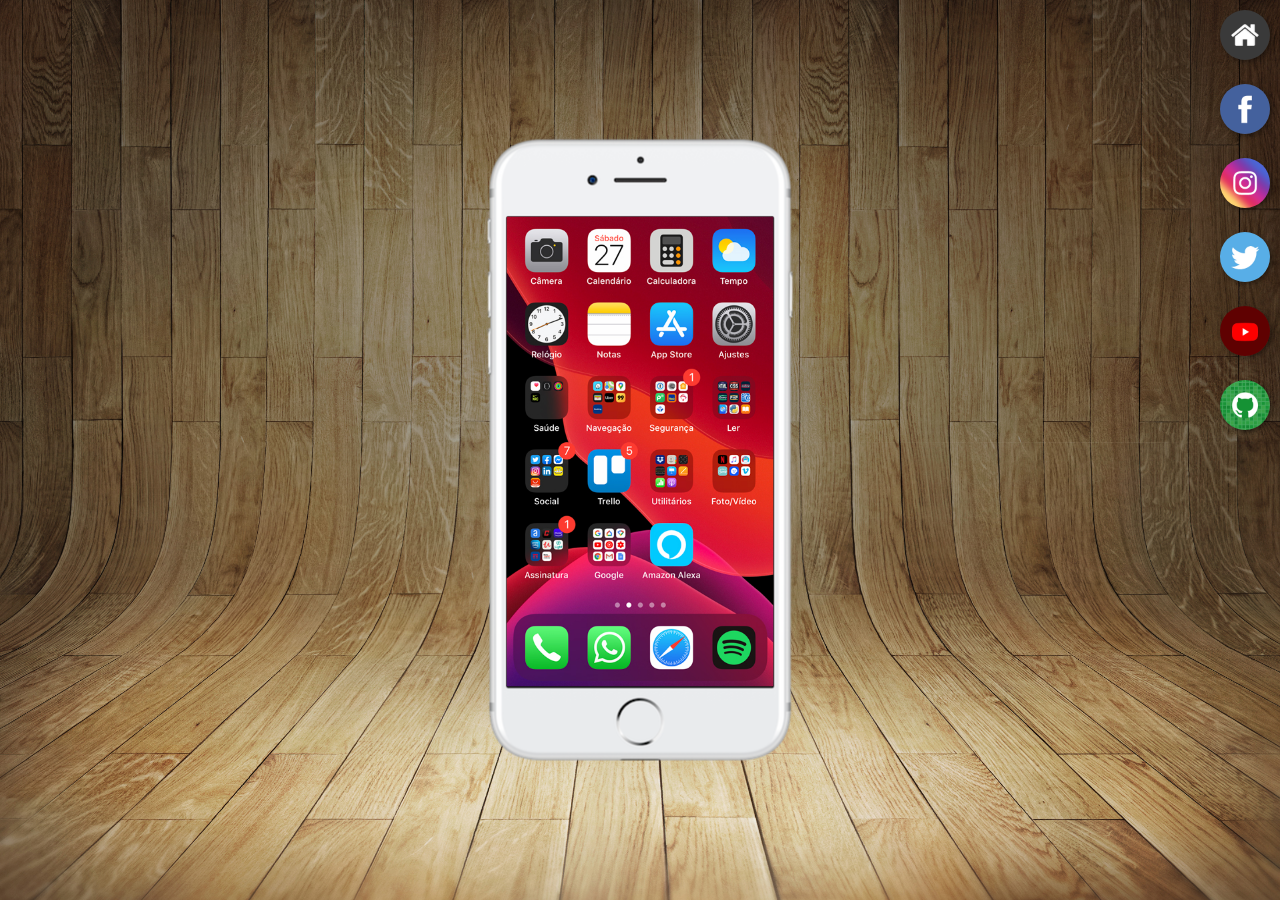
<file: index.html>
<!DOCTYPE html>
<html lang="pt-br">
<head>
    <meta charset="UTF-8">
    <meta http-equiv="X-UA-Compatible" content="IE=edge">
    <meta name="viewport" content="width=device-width, initial-scale=1.0">
    <link rel="shortcut icon" href="favicon.ico" type="image/x-icon">
    <link rel="stylesheet" href="estilos/style.css">
    <title>Projeto Redes Socais</title>
</head>
<body>
    <main>
        <section id="telefone">
            <iframe src="paginas/home.html" frameborder="0" name="tela" id="tela">
                Seu navegador não é compatível com este recurso...
            </iframe>
            <a href="paginas/home.html" target="tela" title="Home Page"><div id="tecla-home"></div></a>
        </section>

        <section id="redes-sociais">
            <a href="paginas/home.html" target="tela"><img src="imagens/logo-home.jpg" alt=""></a><br>
            <a href="paginas/facebook.html" target="tela"><img src="imagens/logo-facebook.jpg" alt=""></a><br>
            <a href="paginas/instagram.html" target="tela"><img src="imagens/logo-instagram.jpg" alt=""></a><br>
            <a href="paginas/twitter.html" target="tela"><img src="imagens/logo-twitter.jpg" alt=""></a><br>
            <a href="paginas/youtube.html" target="tela"><img src="imagens/logo-youtube.jpg" alt=""></a><br>
            <a href="paginas/github.html" target="tela"><img src="imagens/logo-github.jpg" alt=""></a>
        </section>
    </main>
</body>
</html>
</file>
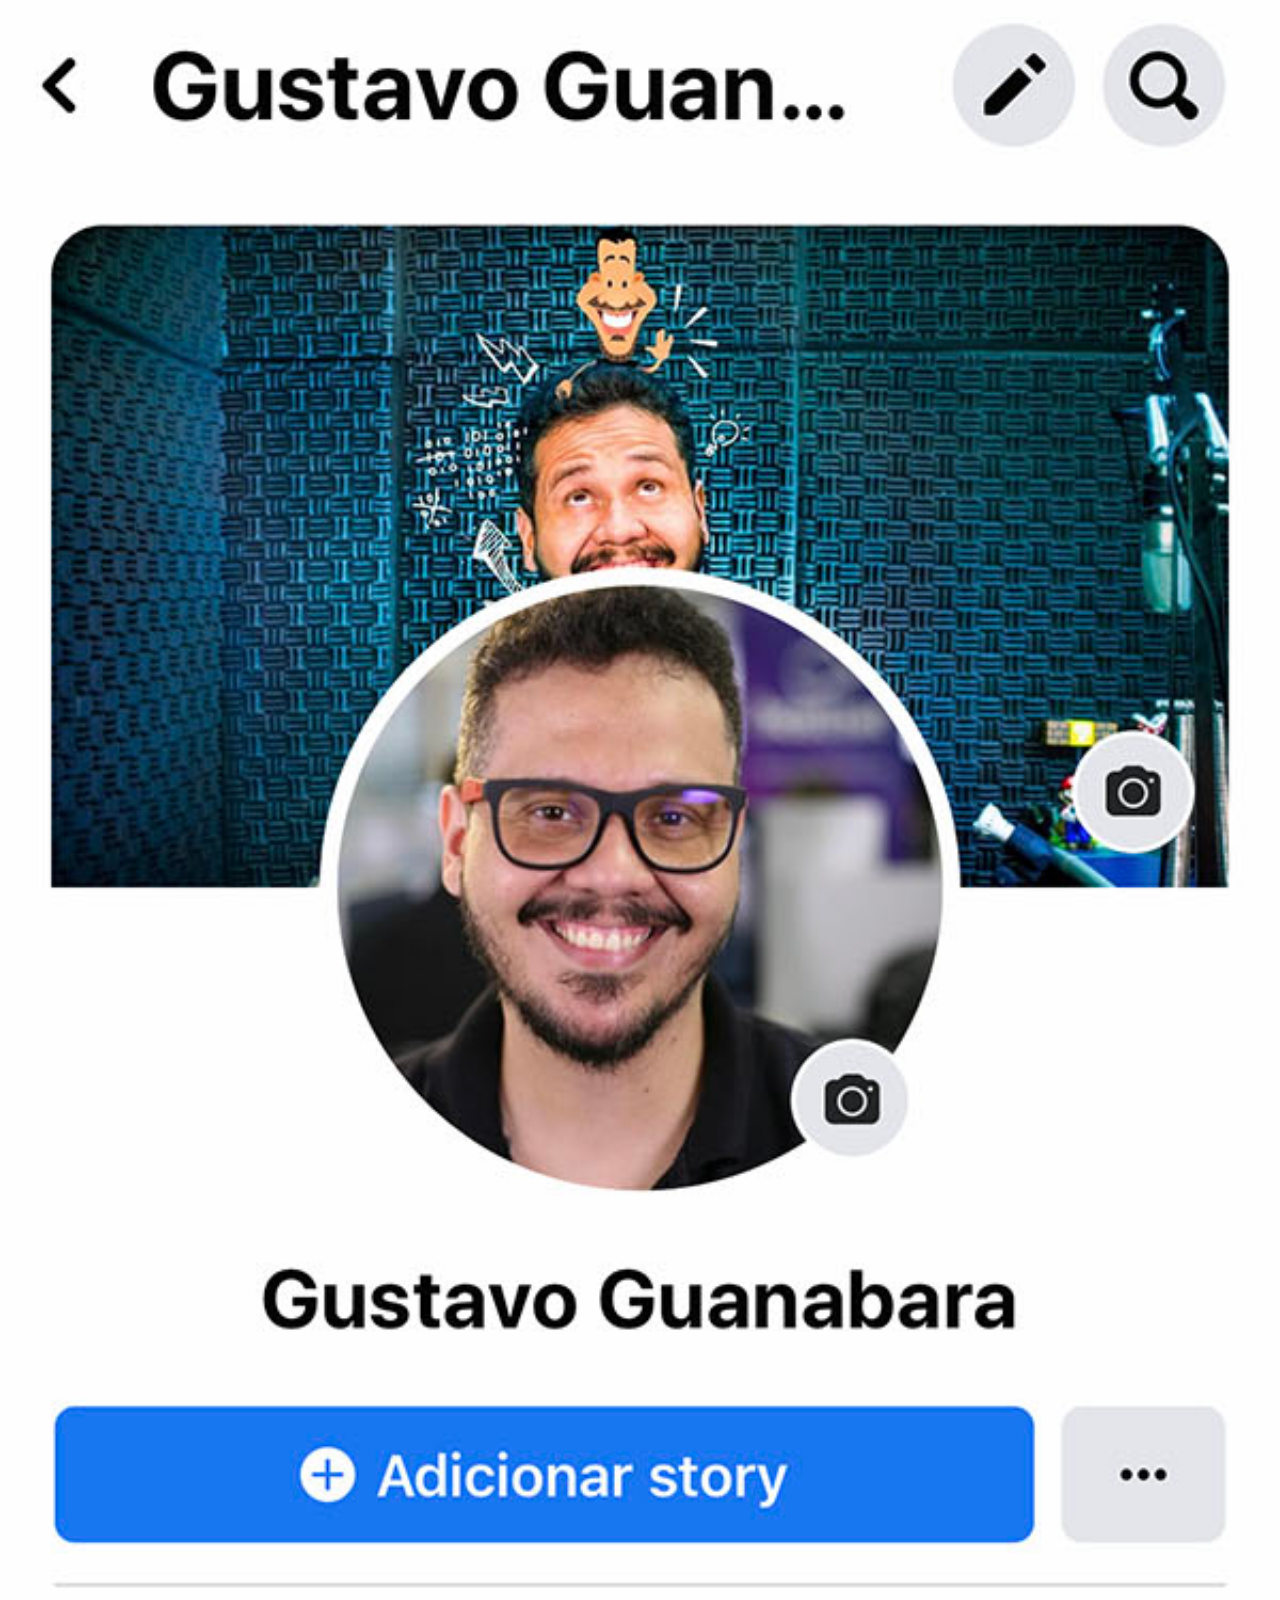
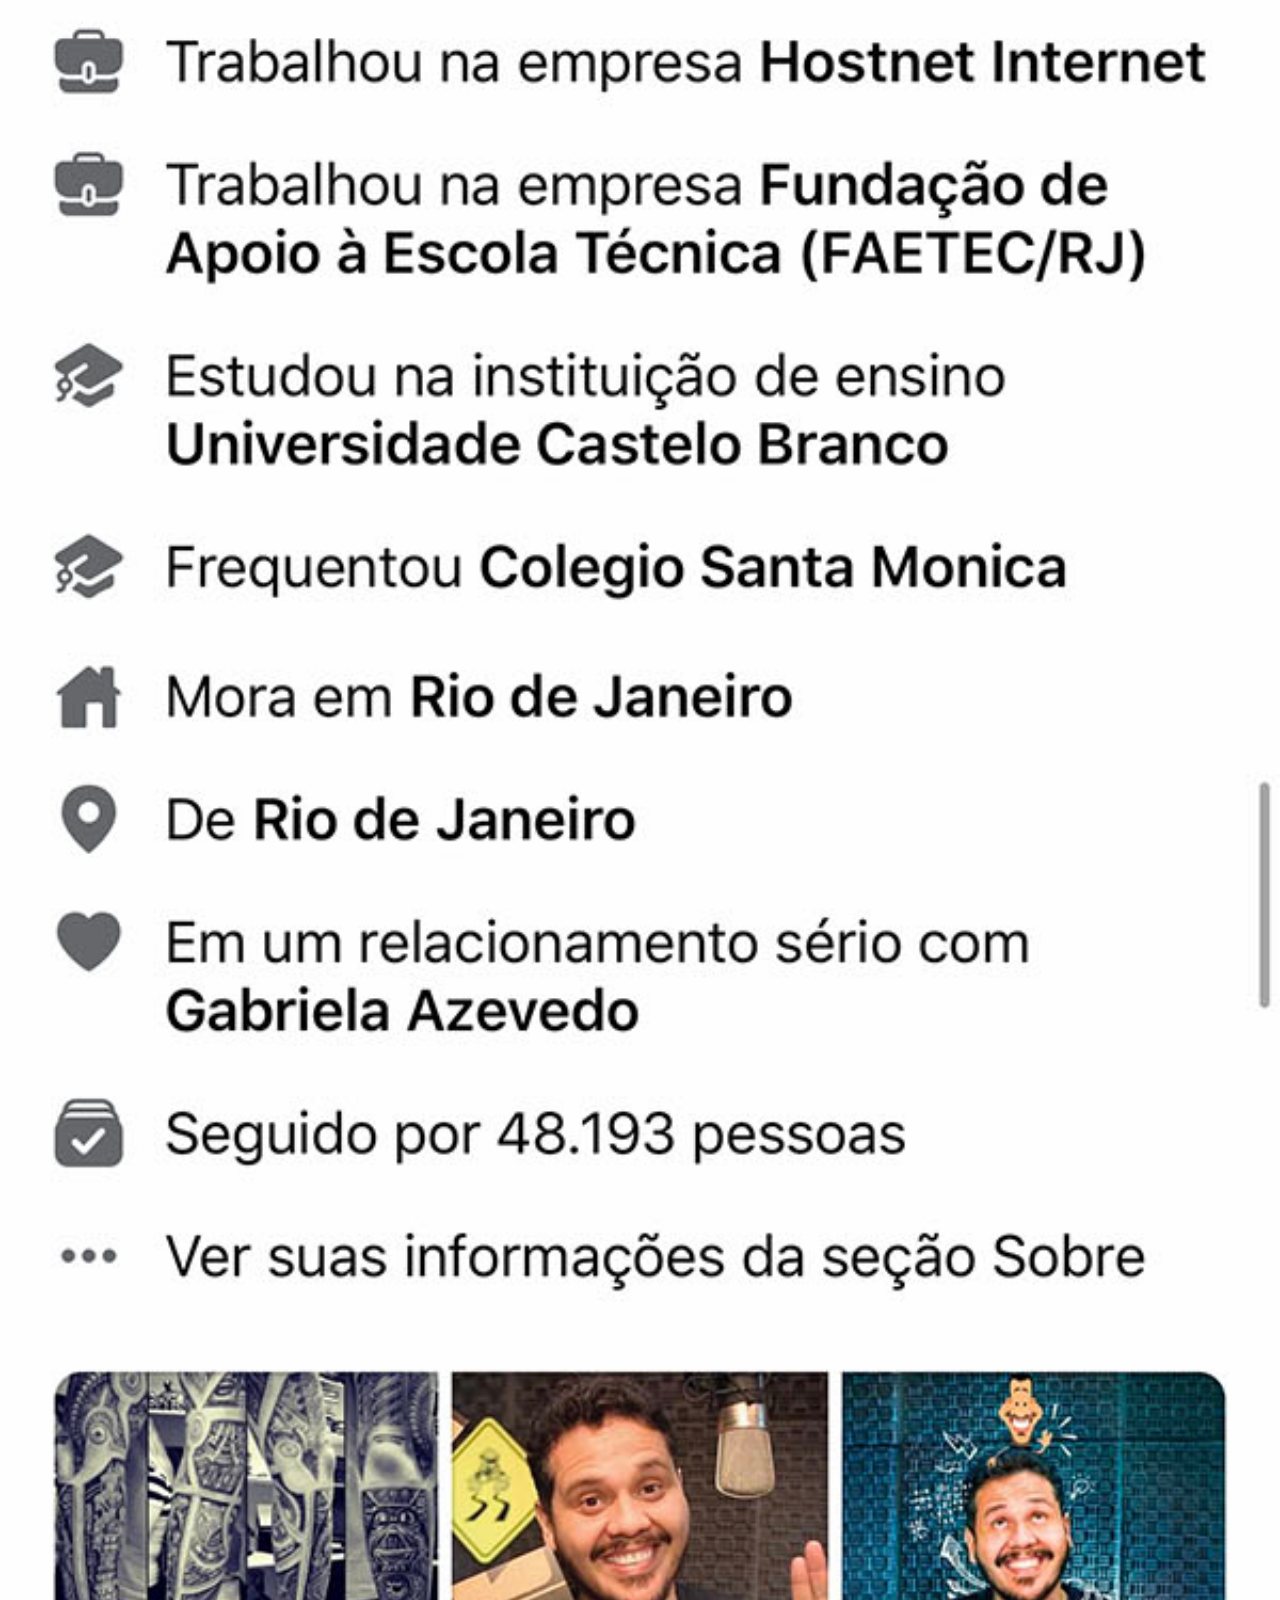
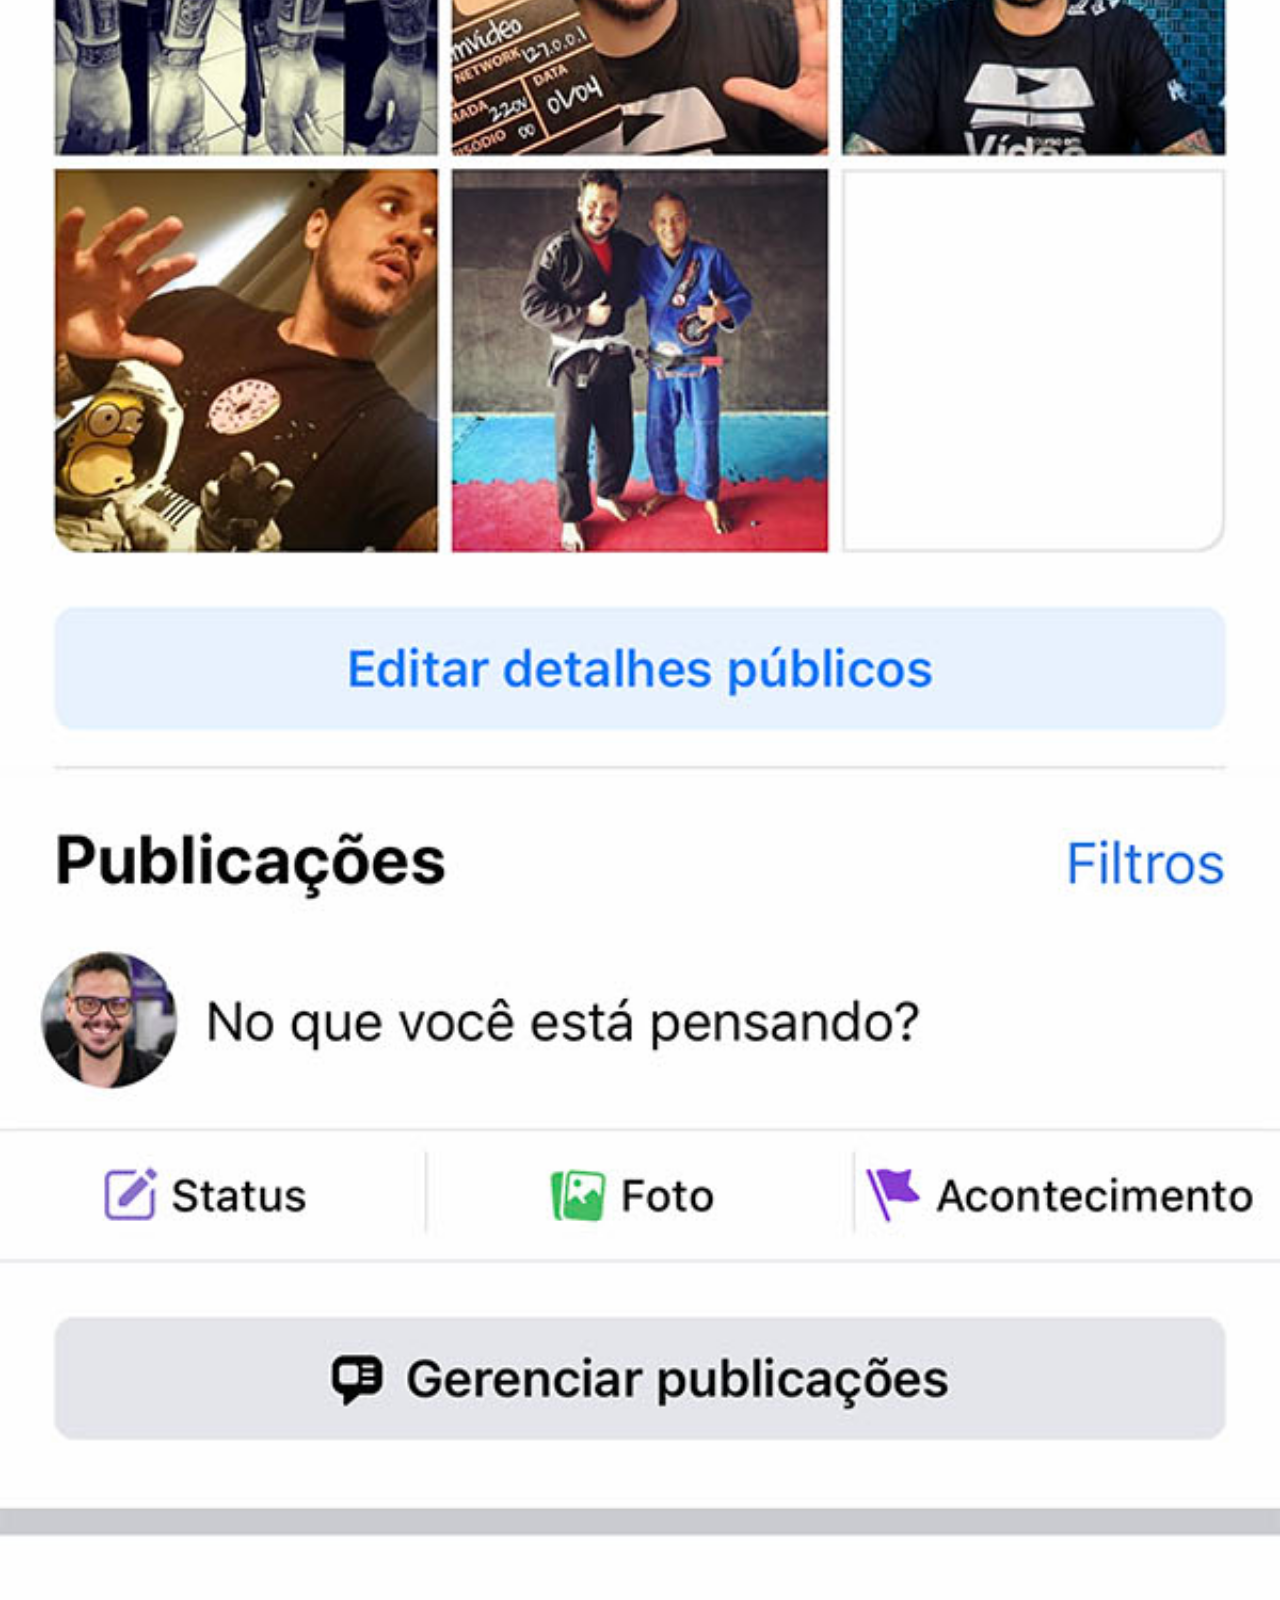
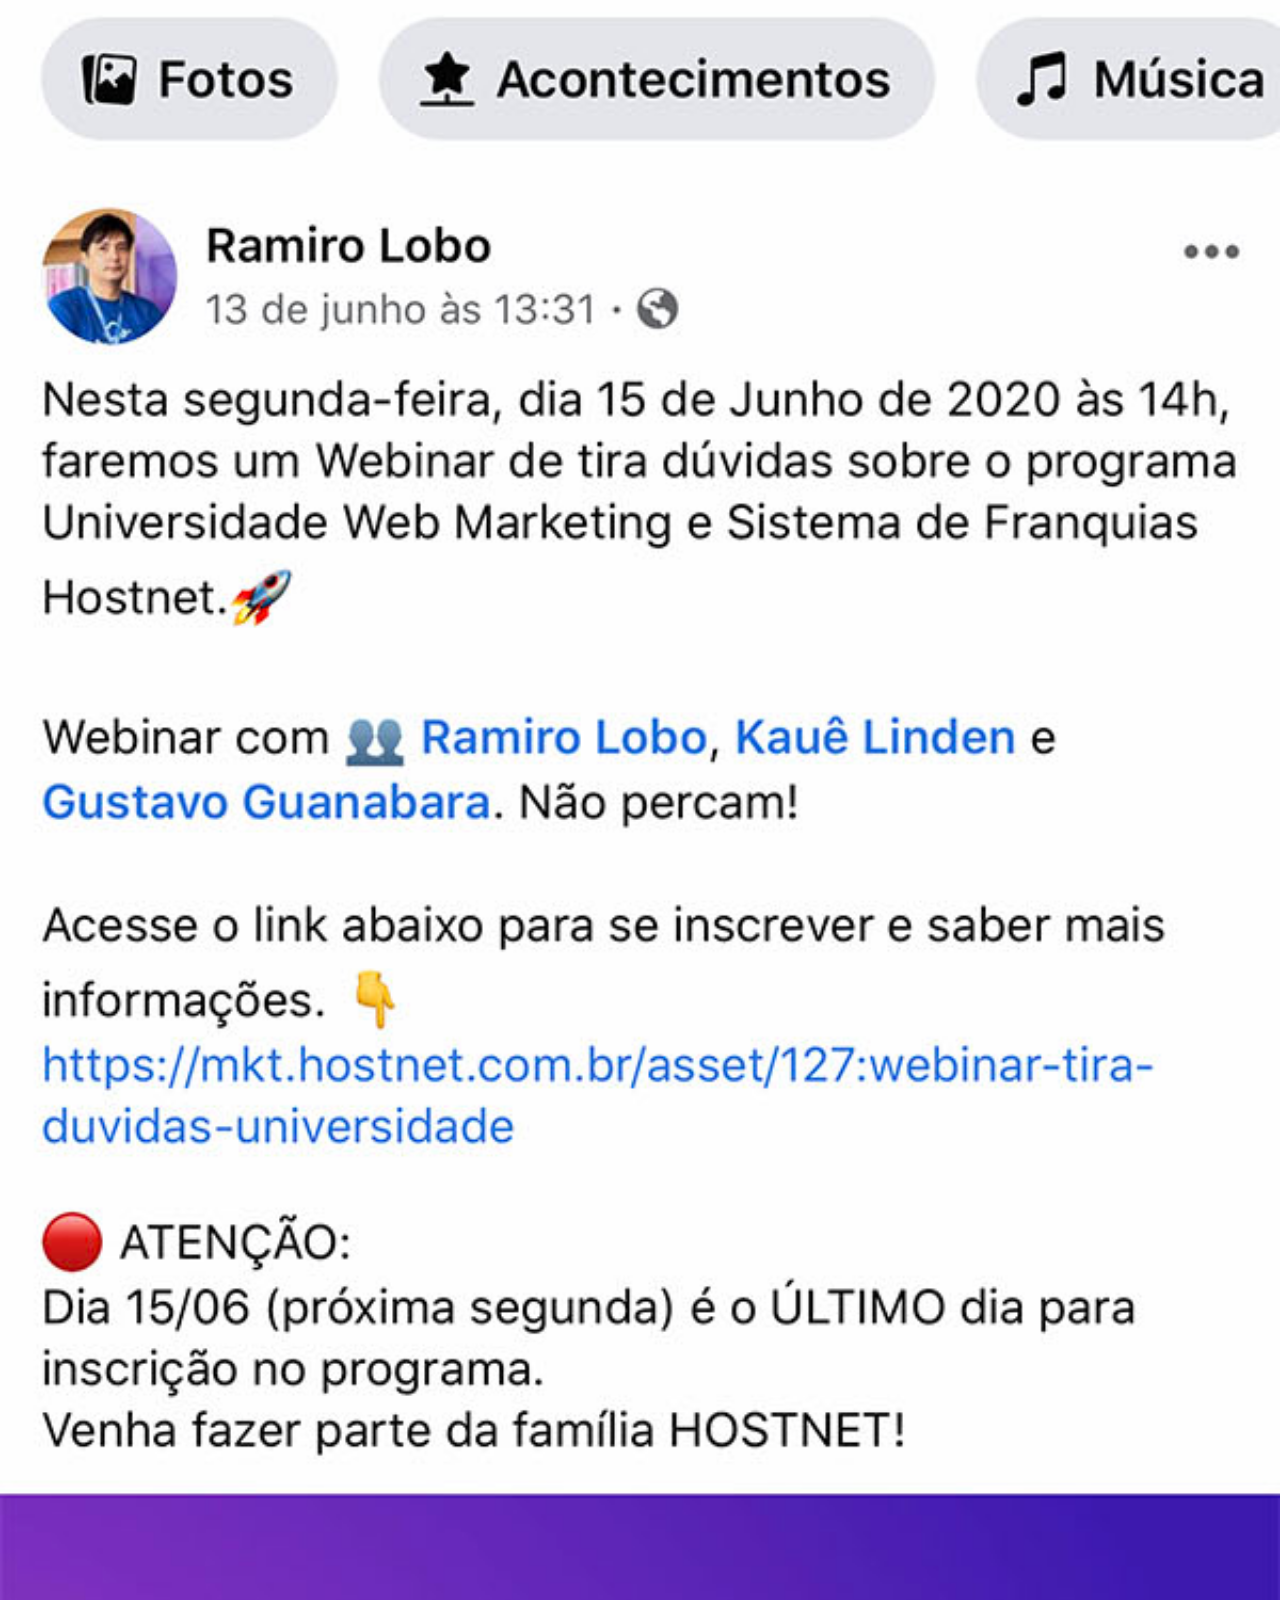
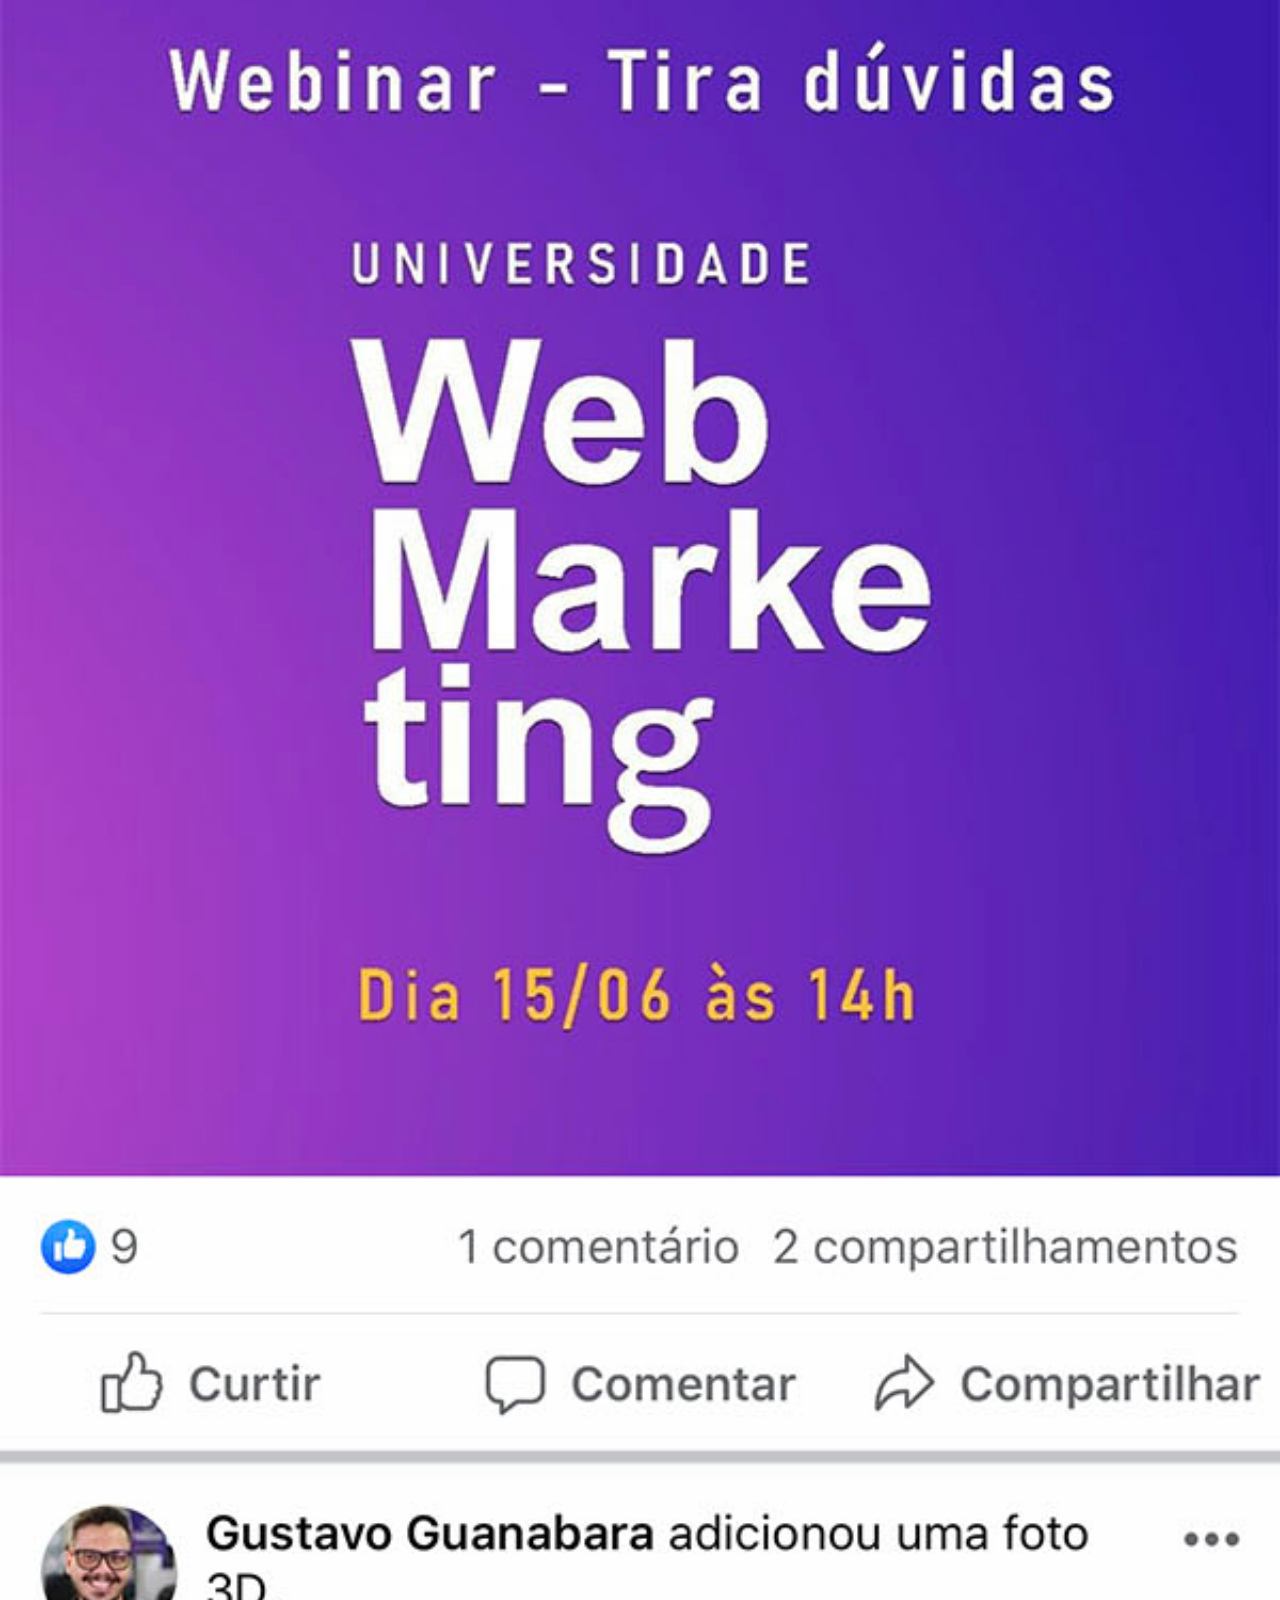
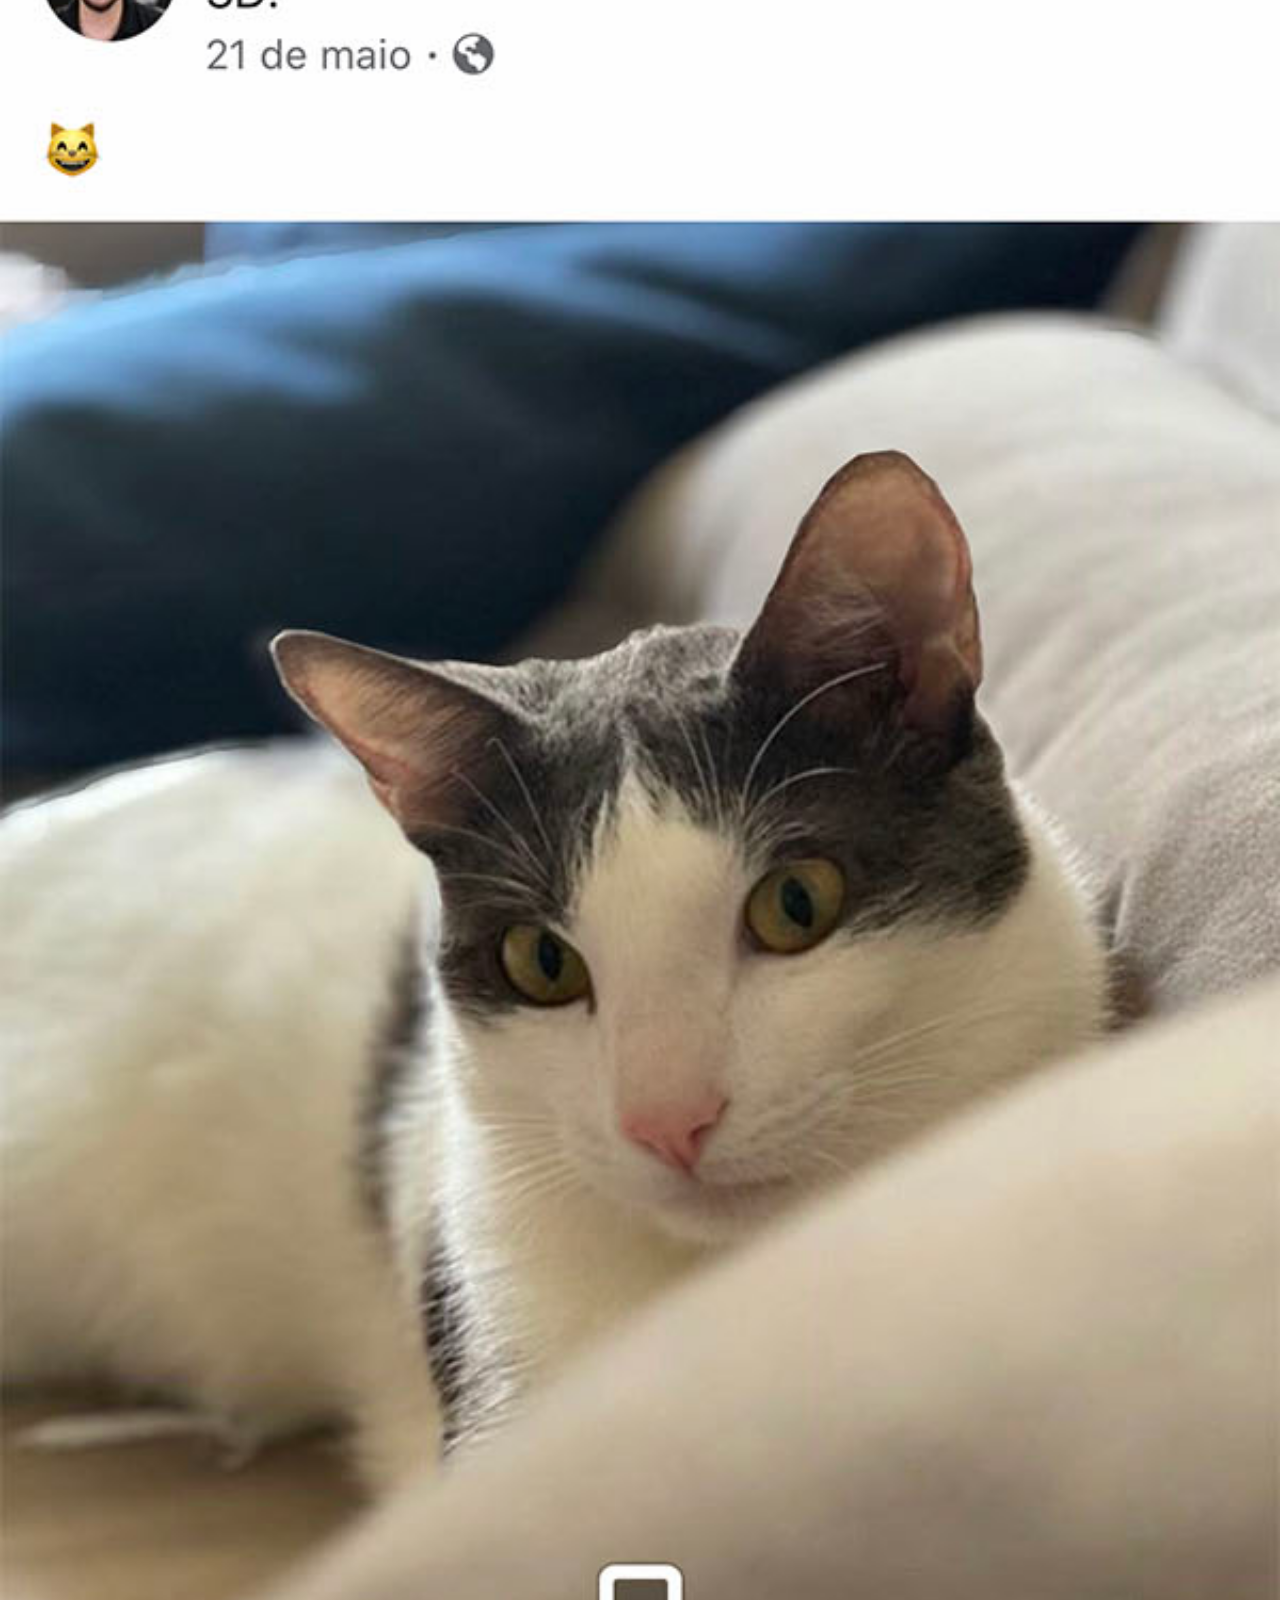
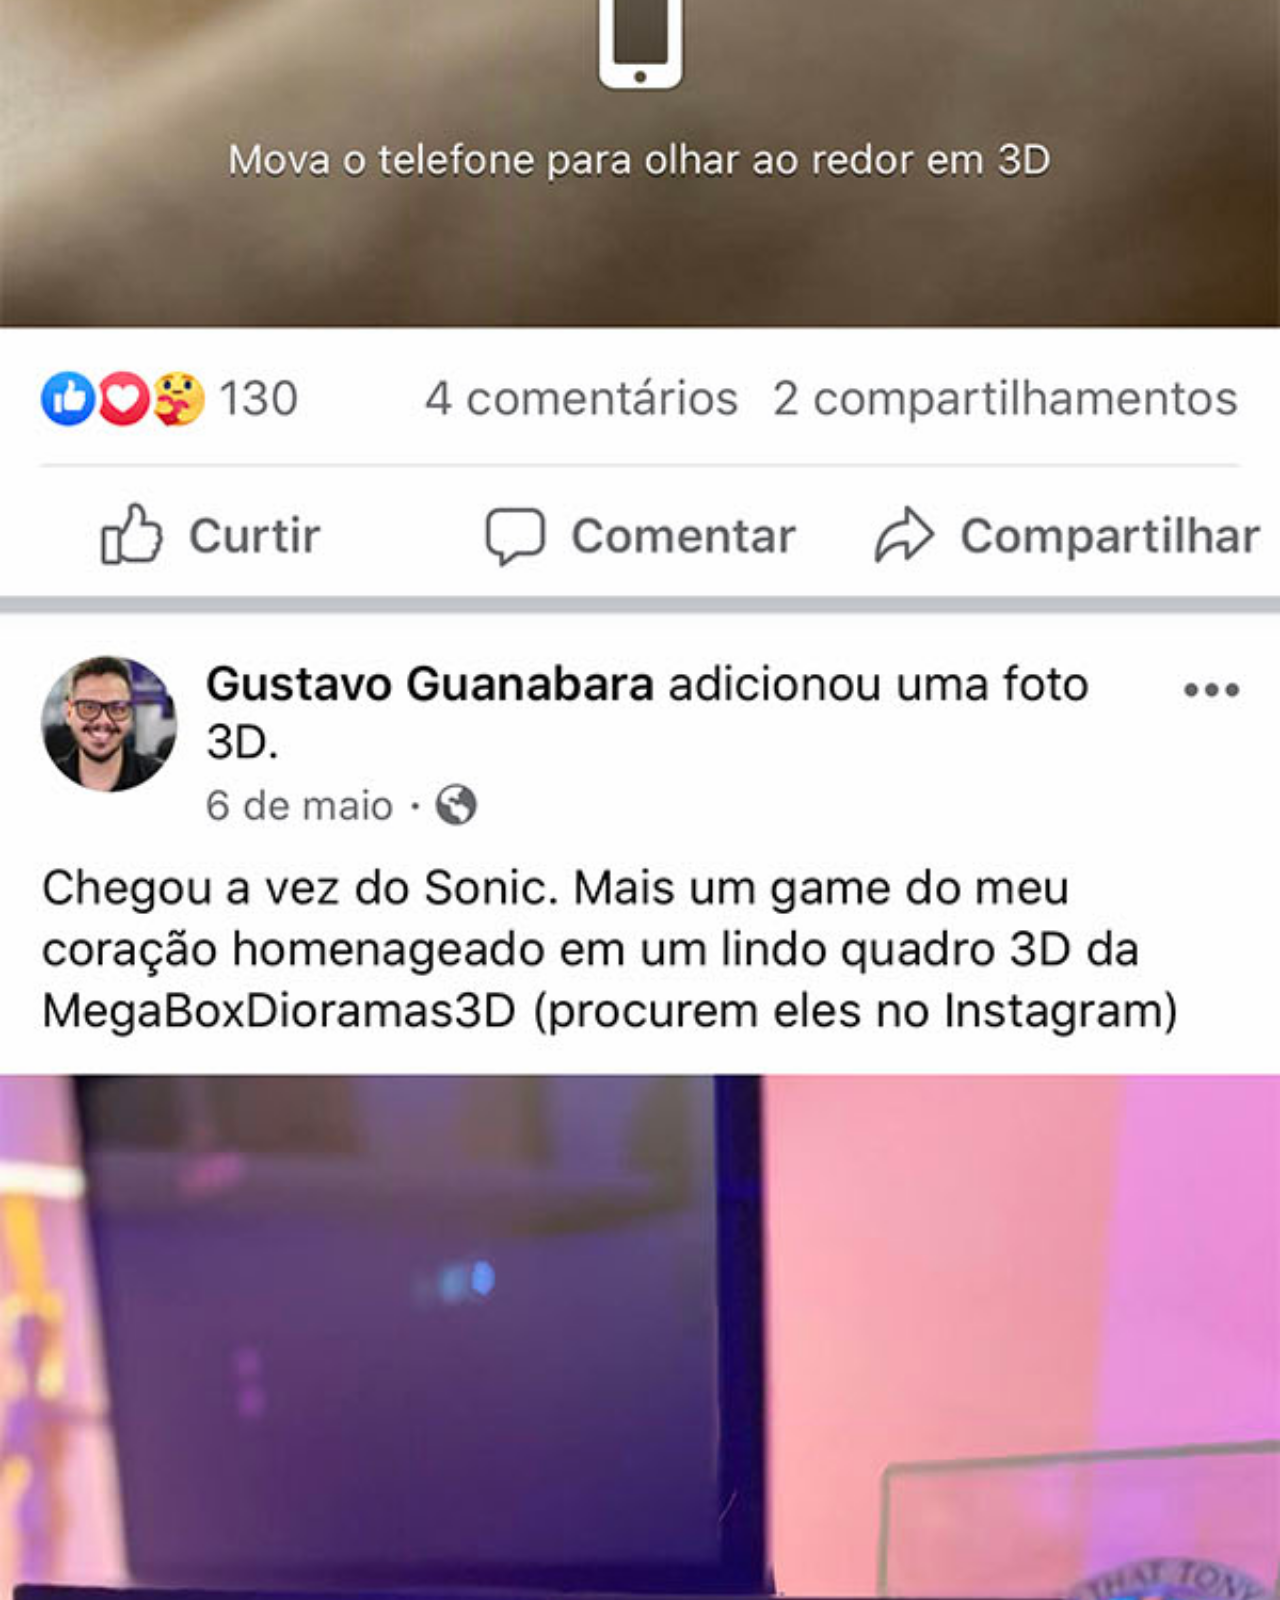
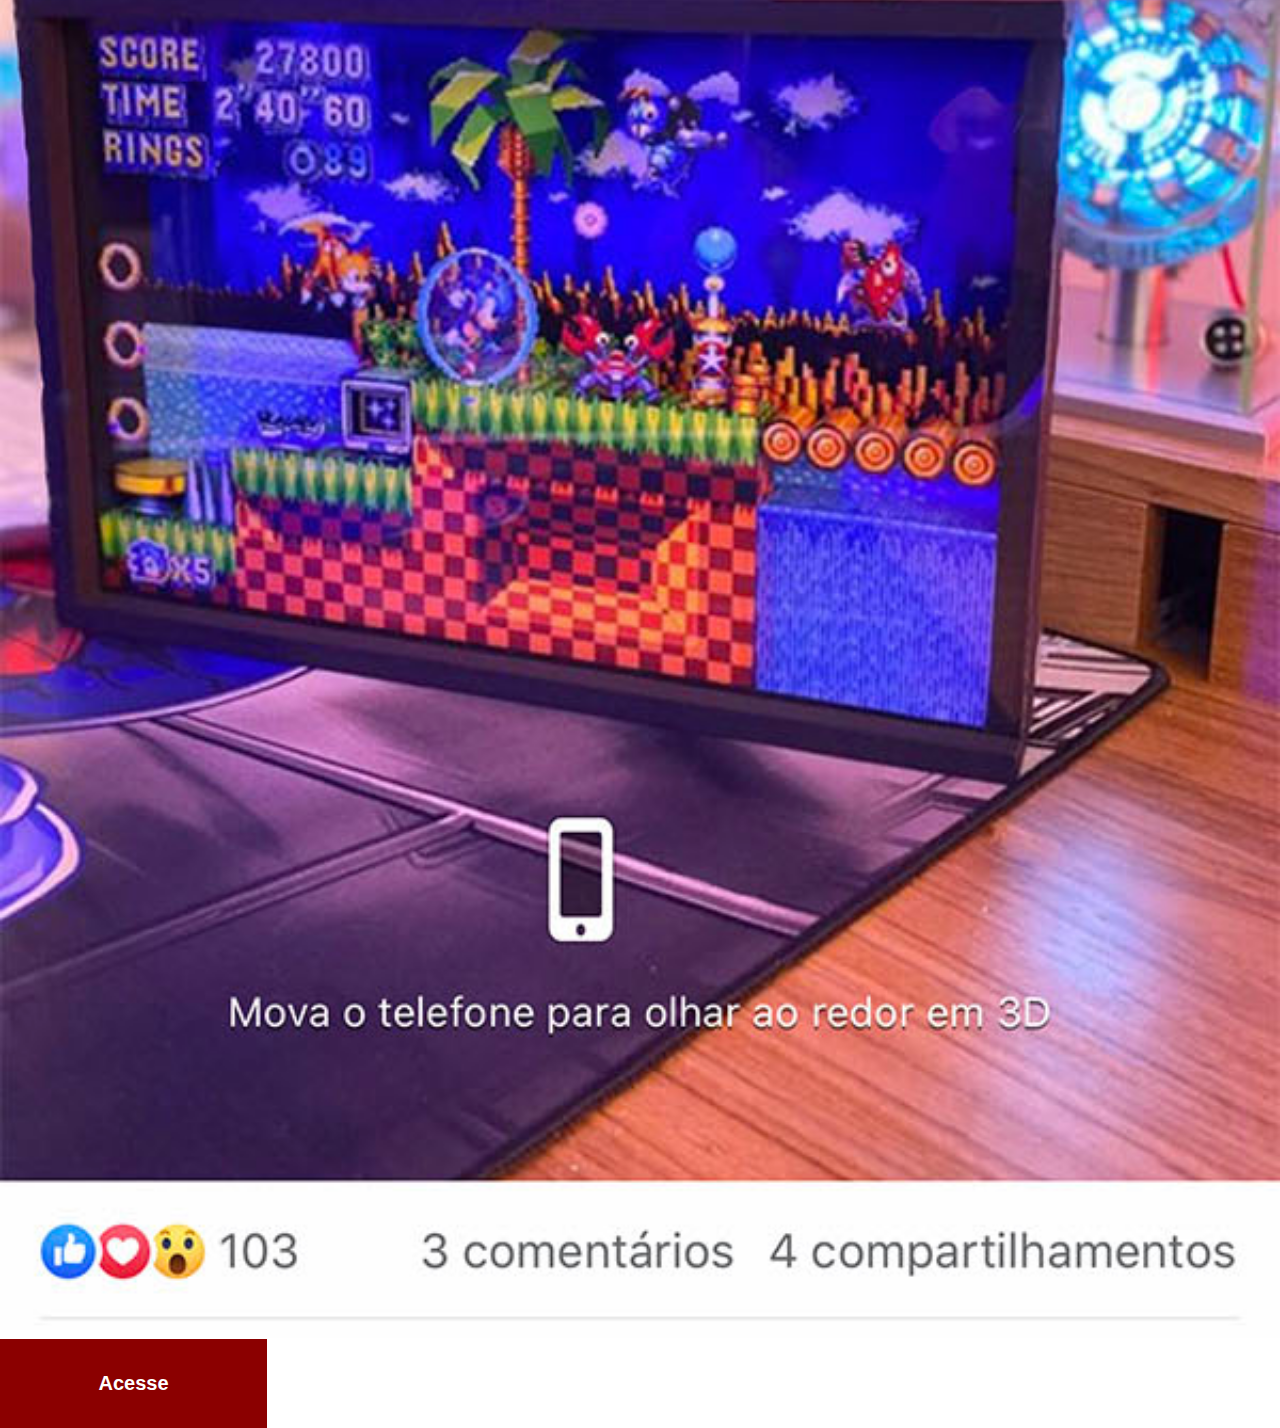
<file: paginas/facebook.html>
<!DOCTYPE html>
<html lang="pt-br">
<head>
    <meta charset="UTF-8">
    <meta http-equiv="X-UA-Compatible" content="IE=edge">
    <meta name="viewport" content="width=device-width, initial-scale=1.0">
    <link rel="stylesheet" href="../estilos/paginas.css">
    <title>Facebook</title>
</head>
<body>
    <img src="../imagens/tela-facebook.jpg" alt="">
    <a href="https://facebook.com/gustavoguanabara" target="_blank">Acesse</a>
</body>
</html>
</file>
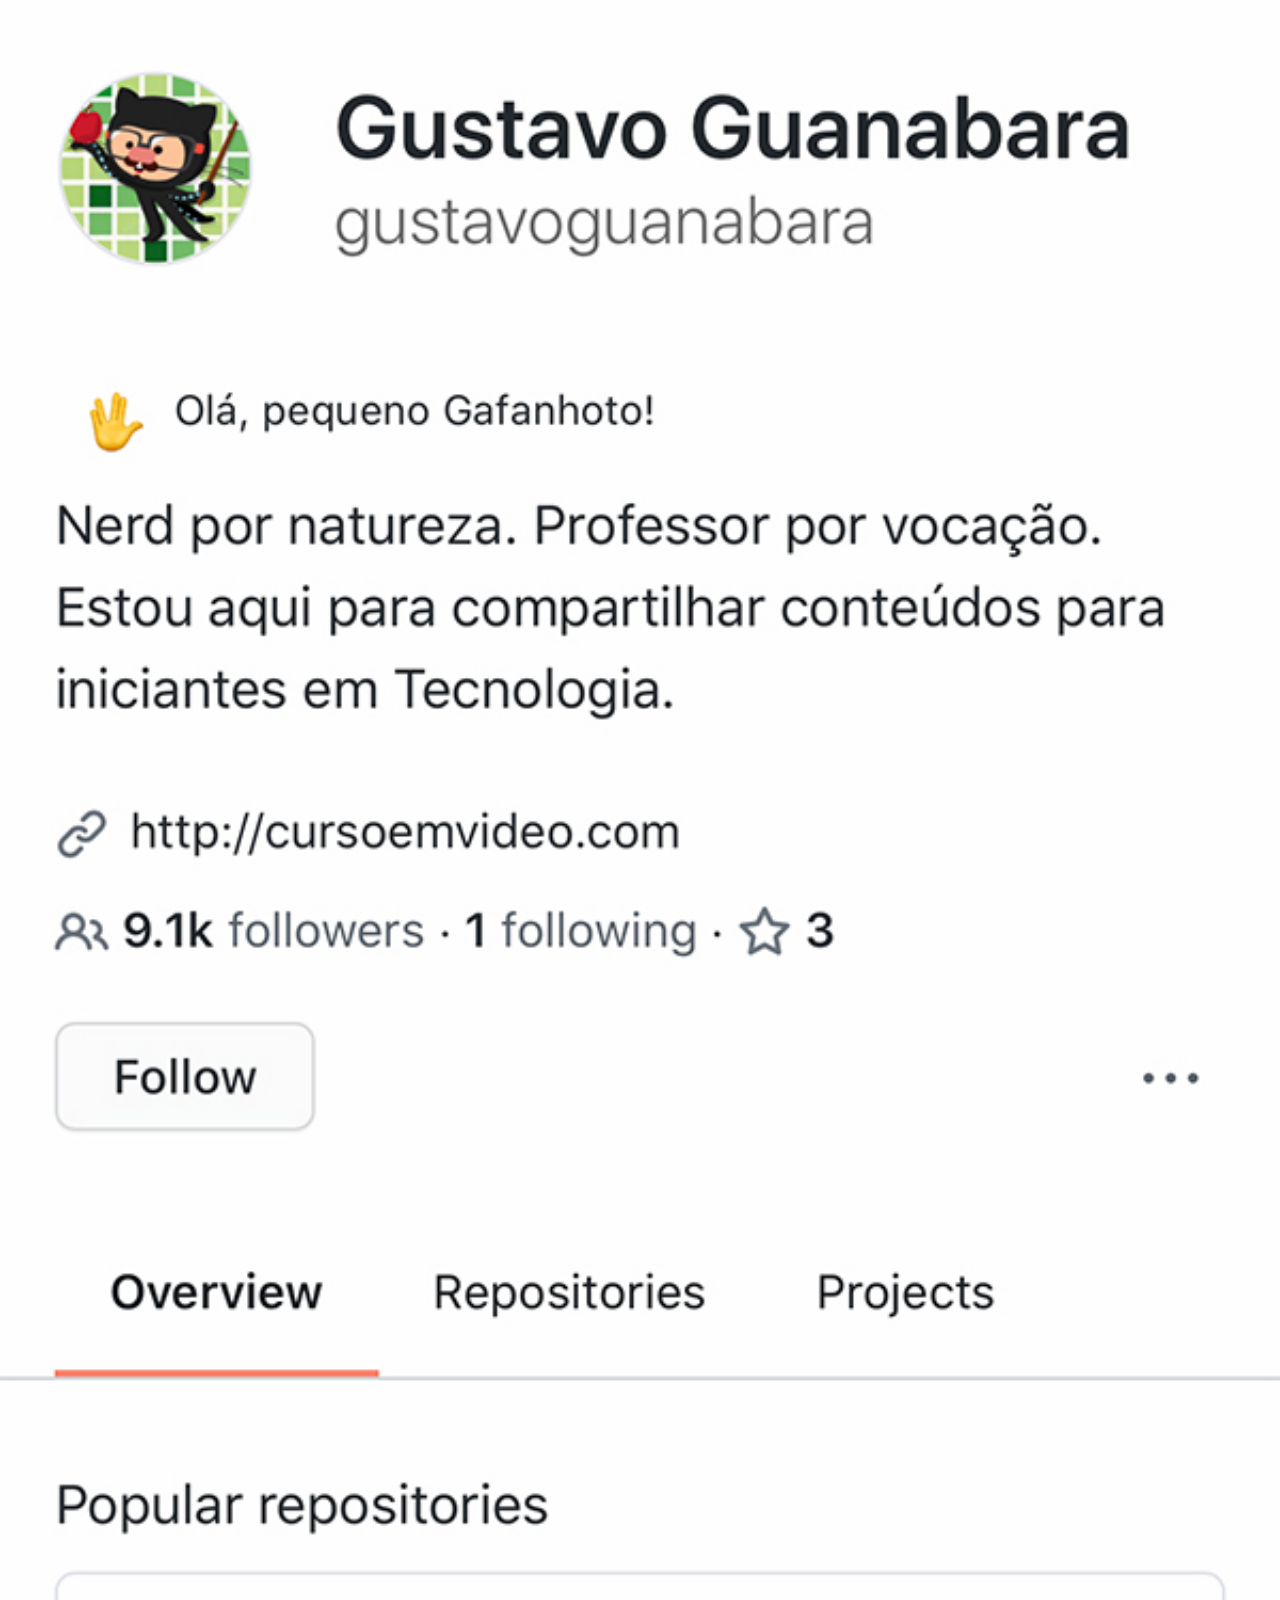
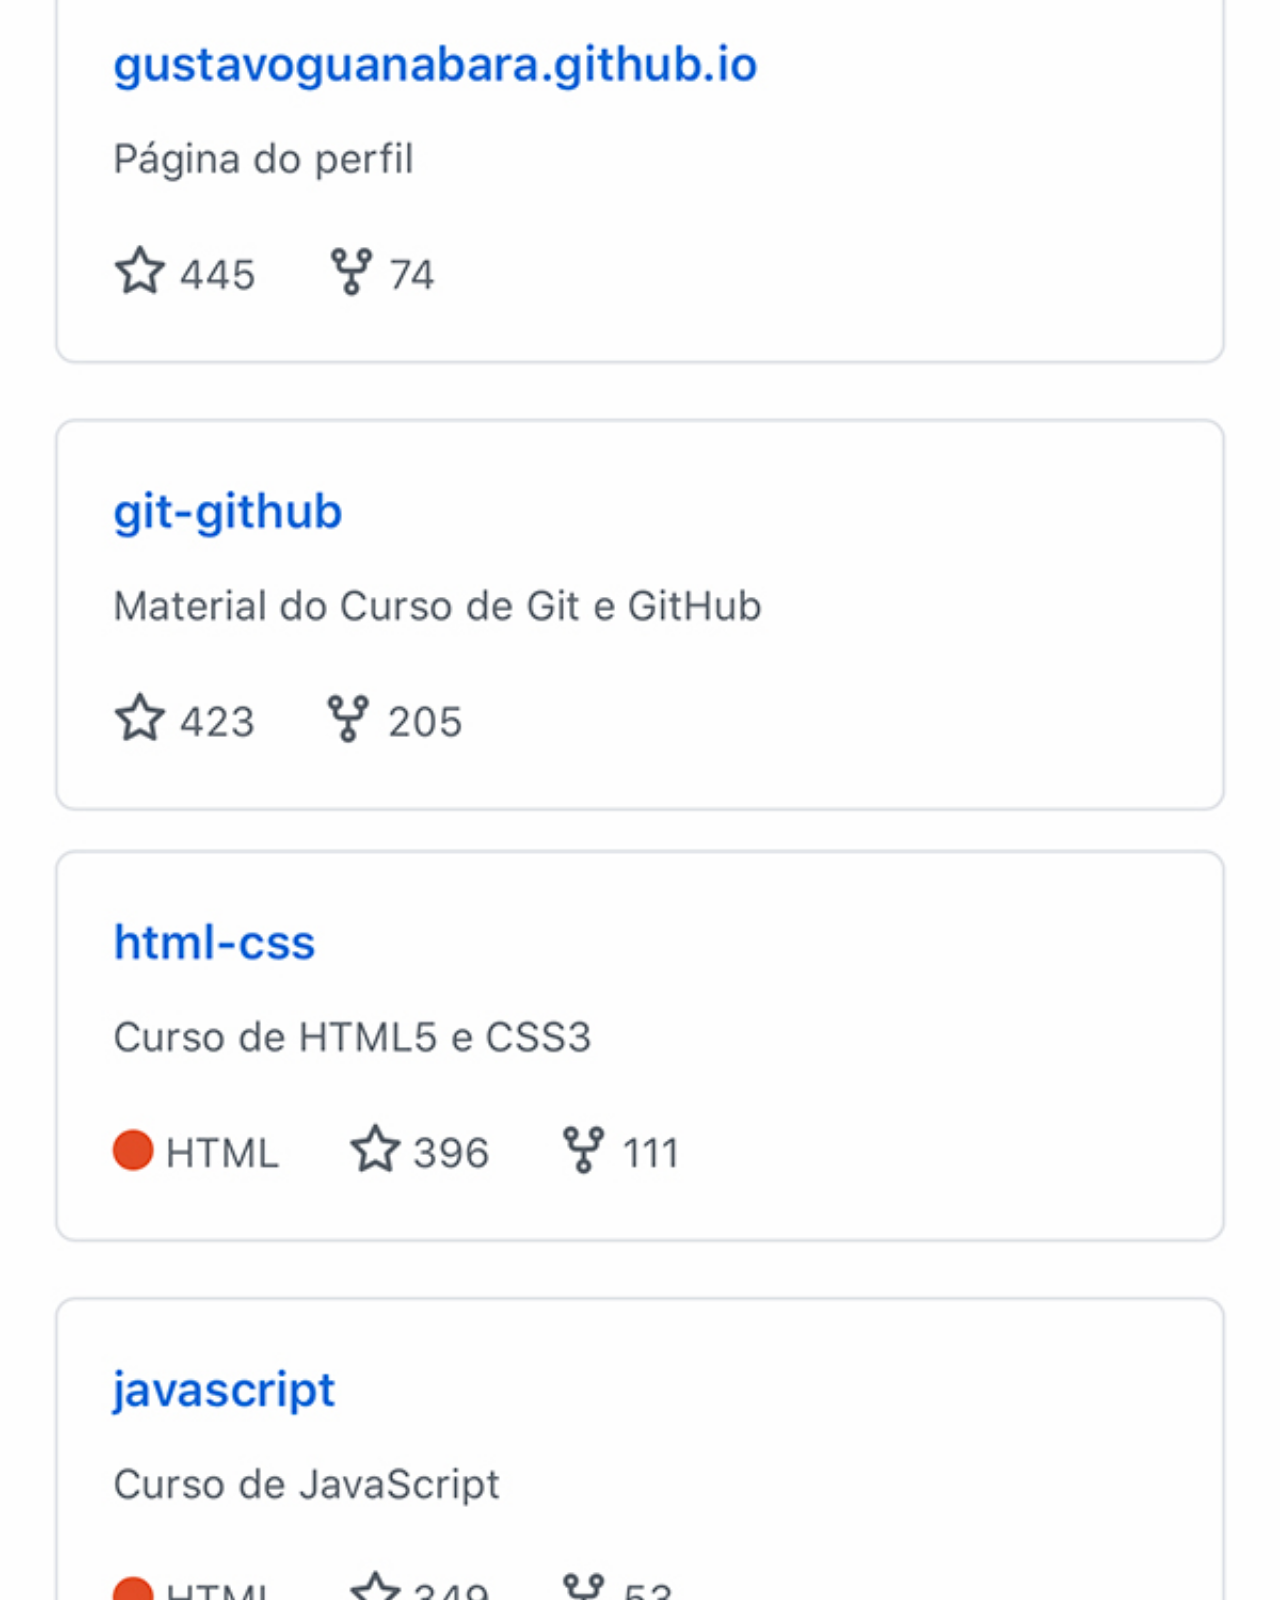
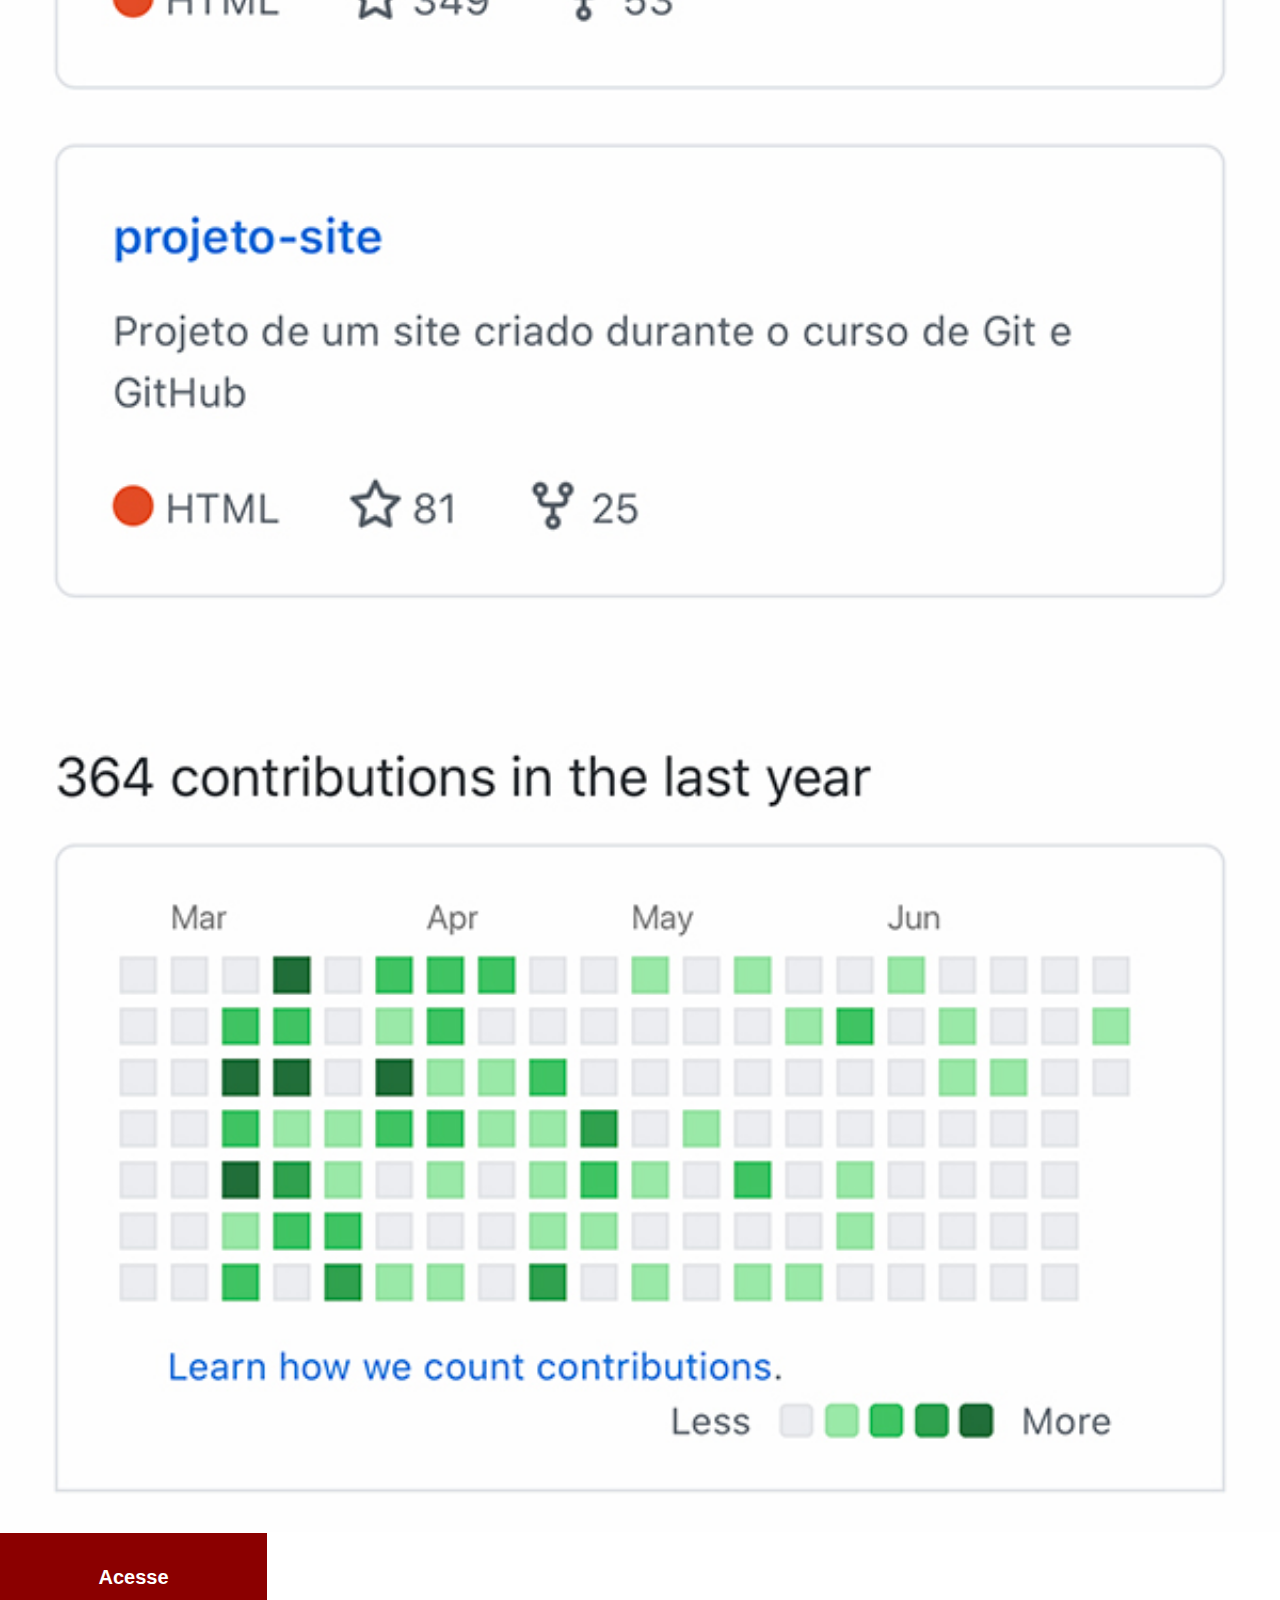
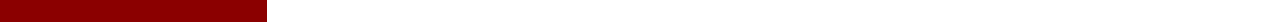
<file: paginas/github.html>
<!DOCTYPE html>
<html lang="pt-br">
<head>
    <meta charset="UTF-8">
    <meta http-equiv="X-UA-Compatible" content="IE=edge">
    <meta name="viewport" content="width=device-width, initial-scale=1.0">
    <link rel="stylesheet" href="../estilos/paginas.css">
    <title>Facebook</title>
</head>
<body>
    <img src="../imagens/tela-github.jpg" alt="github">
    <a href="https://github.com/gustavoguanabara" target="_blank">Acesse</a>
</body>
</html>
</file>
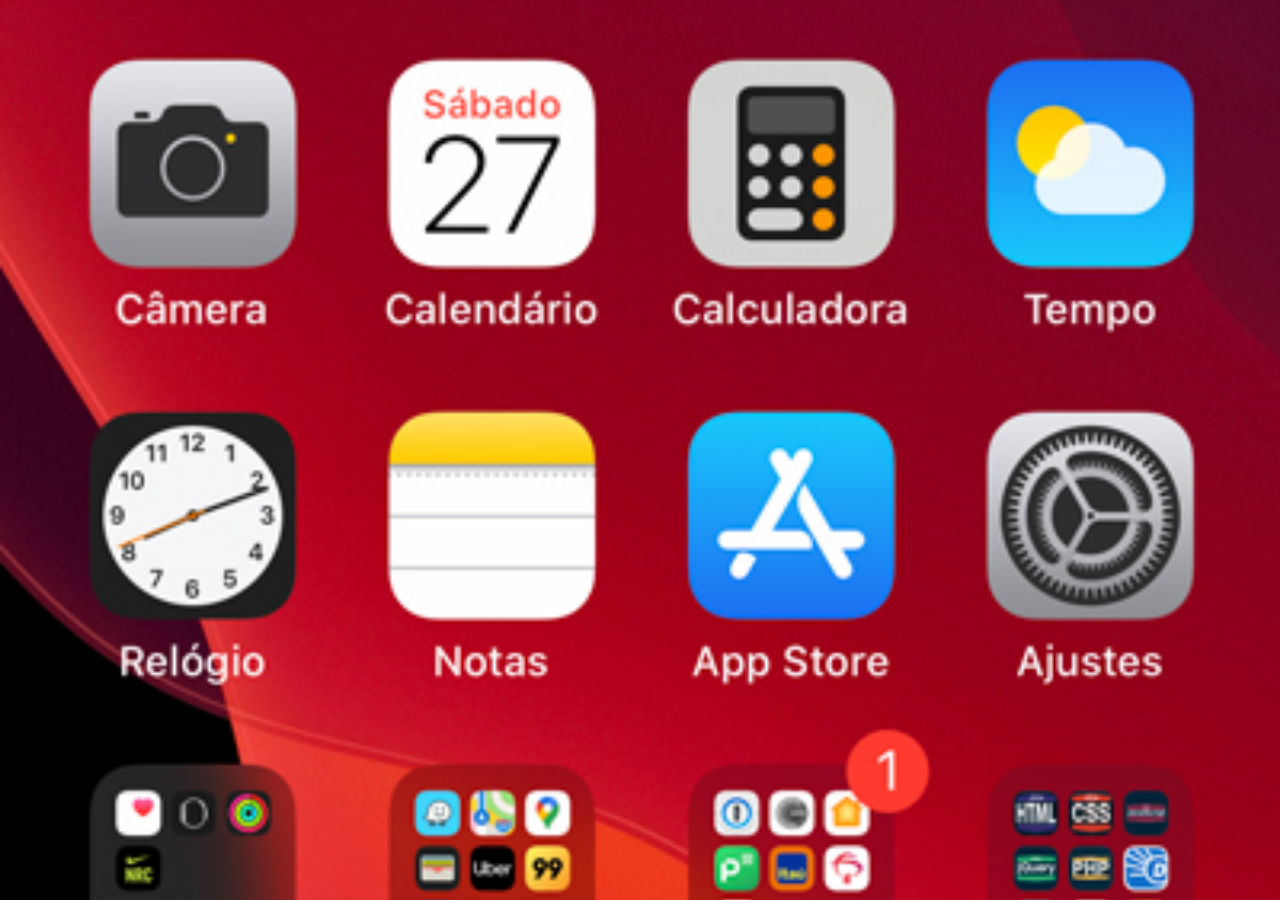
<file: paginas/home.html>
<!DOCTYPE html>
<html lang="pt-br">

<head>
    <meta charset="UTF-8">
    <meta http-equiv="X-UA-Compatible" content="IE=edge">
    <meta name="viewport" content="width=device-width, initial-scale=1.0">
    <title>Home</title>
    <style>
        * {
            margin: 0px;
            padding: 0px;
        }

        body {
            width: 100vw;
            height: 100vh;
            background: black url('../imagens/tela-home.jpg') no-repeat top center;
            background-size: cover;
        }
    </style>
</head>

<body>

</body>

</html>
</file>
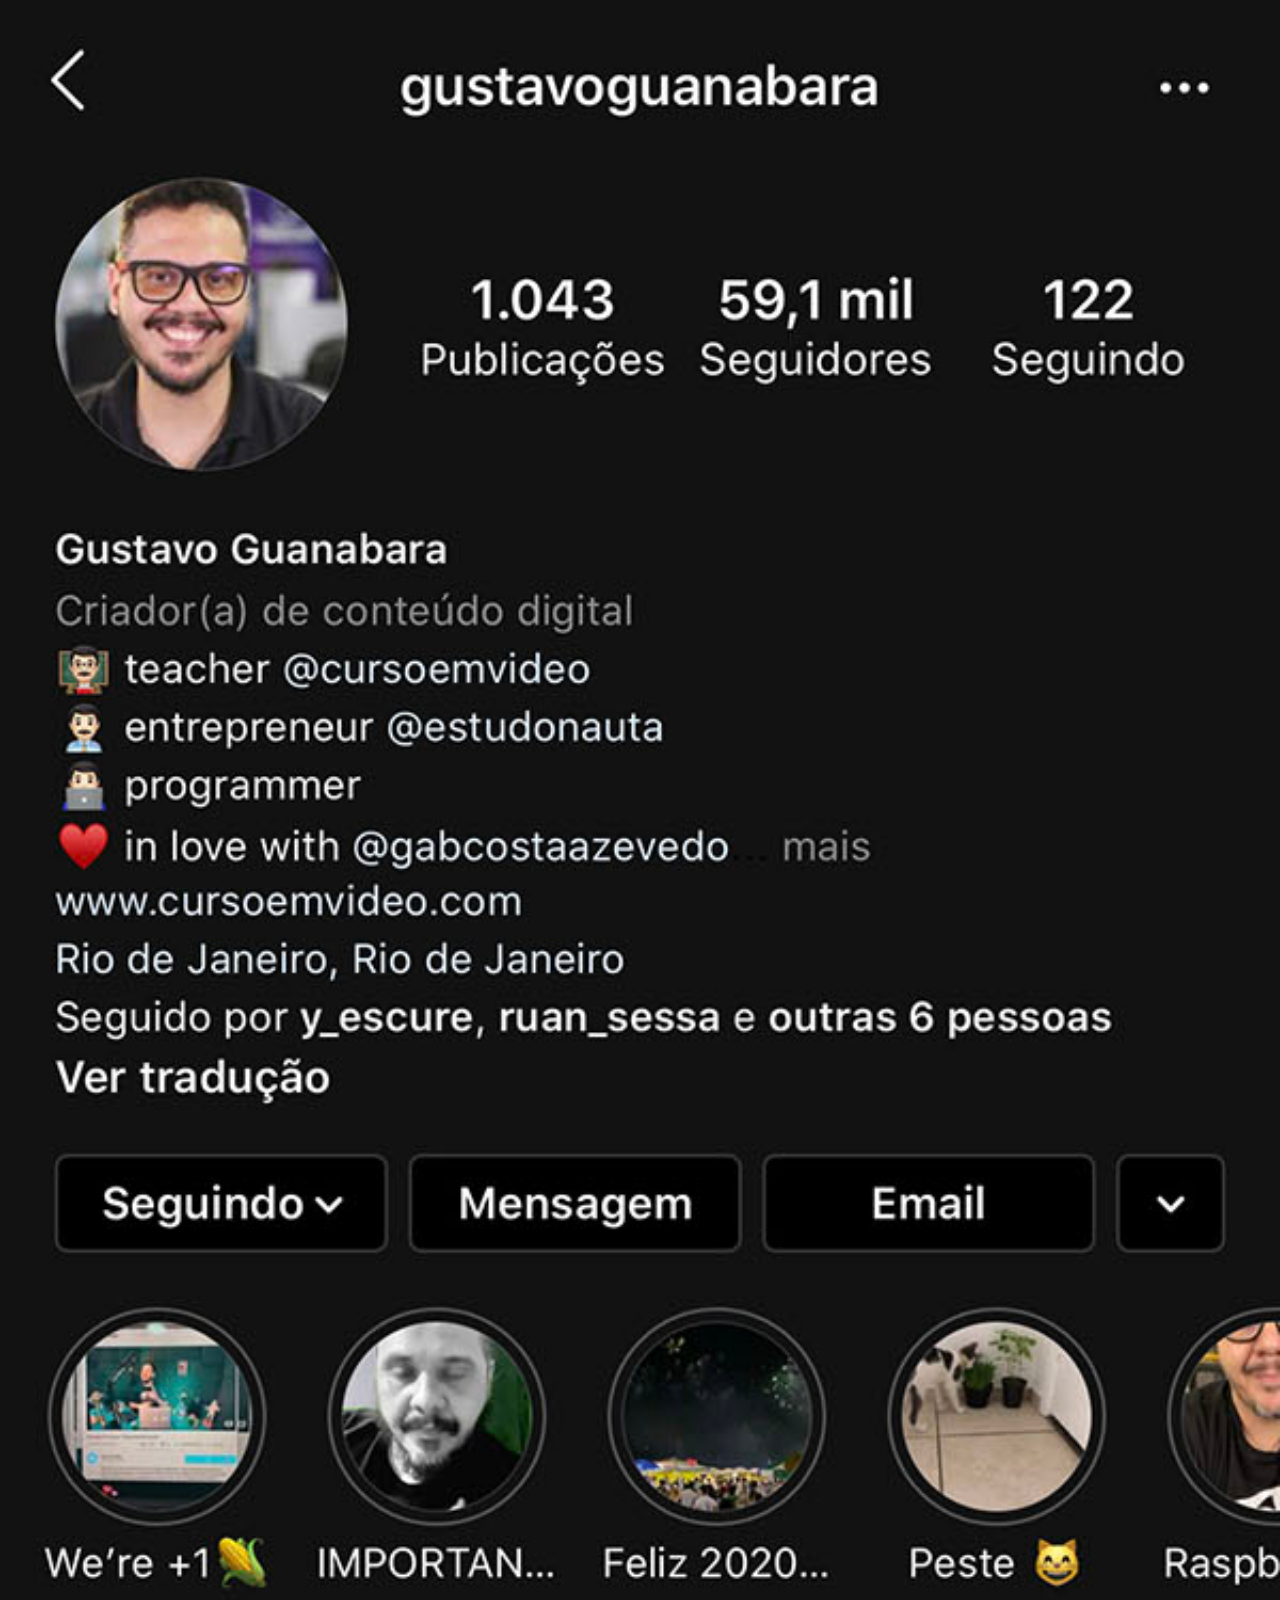
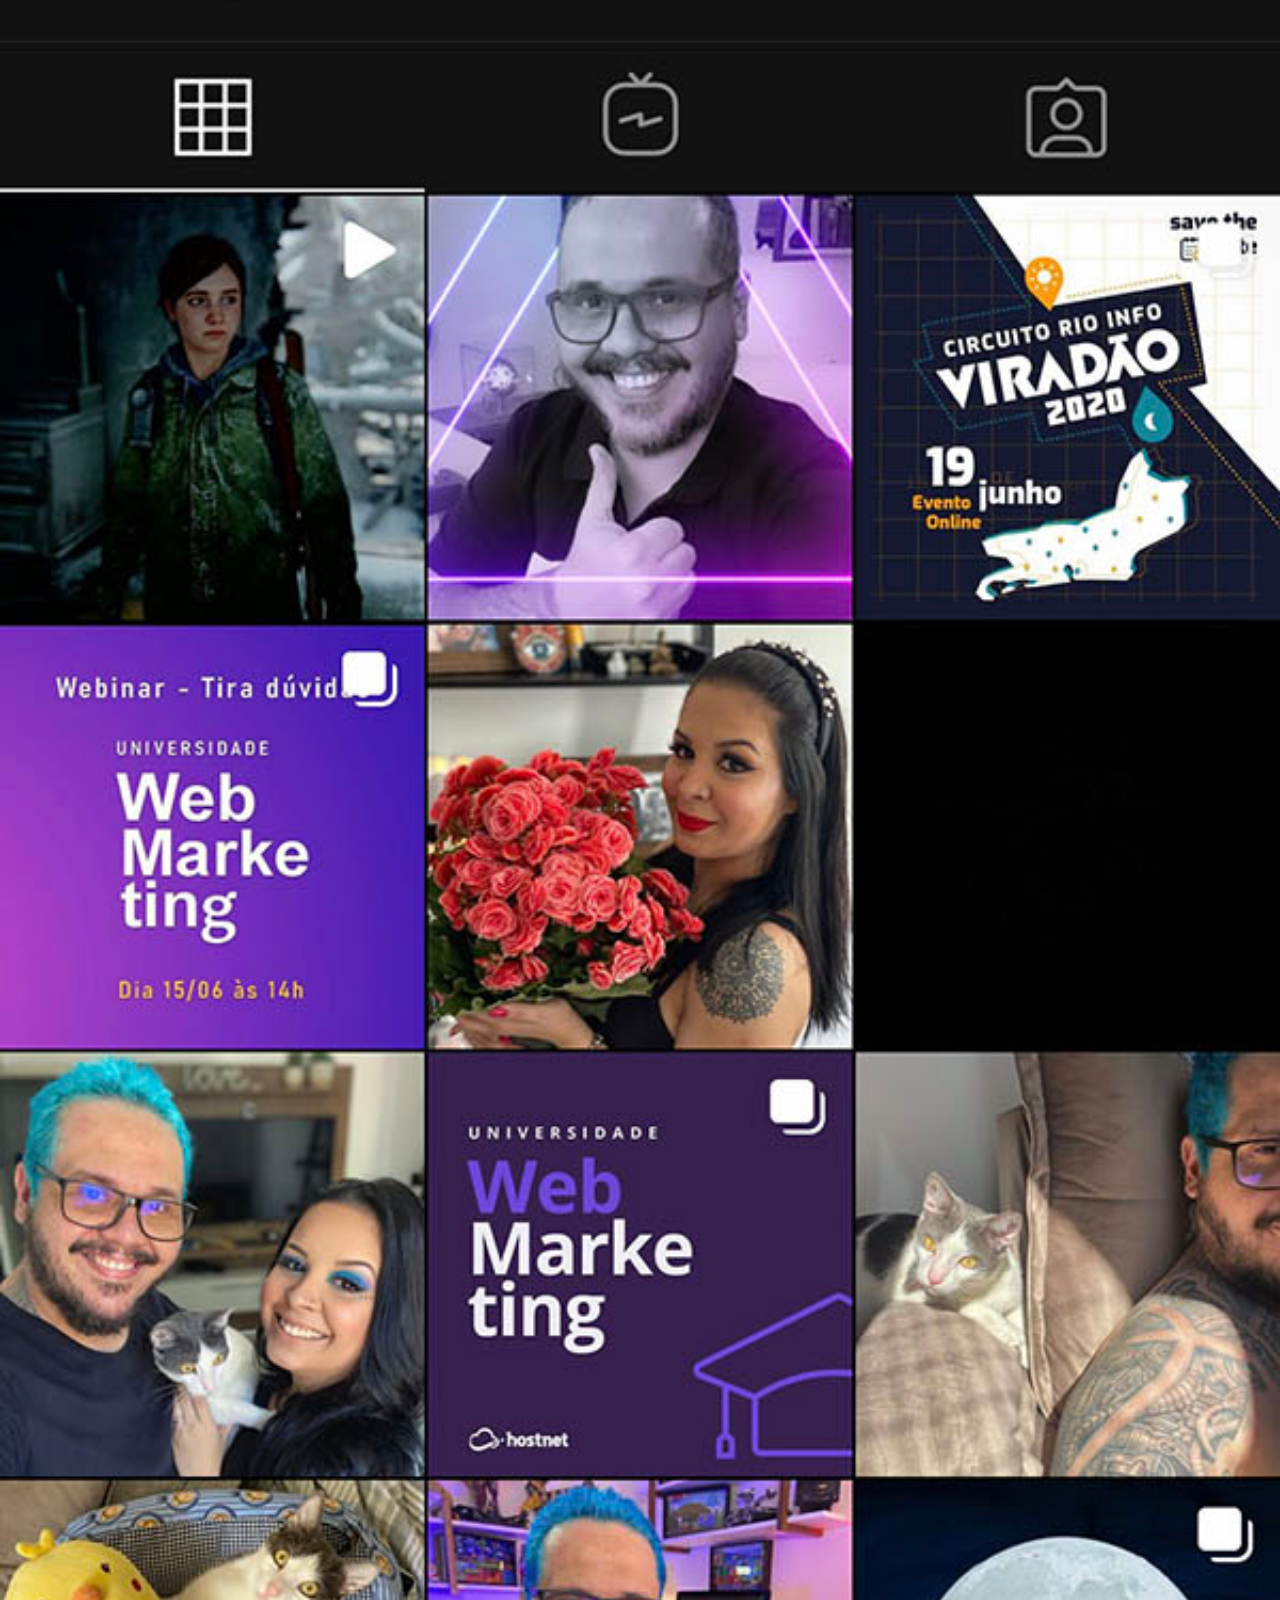
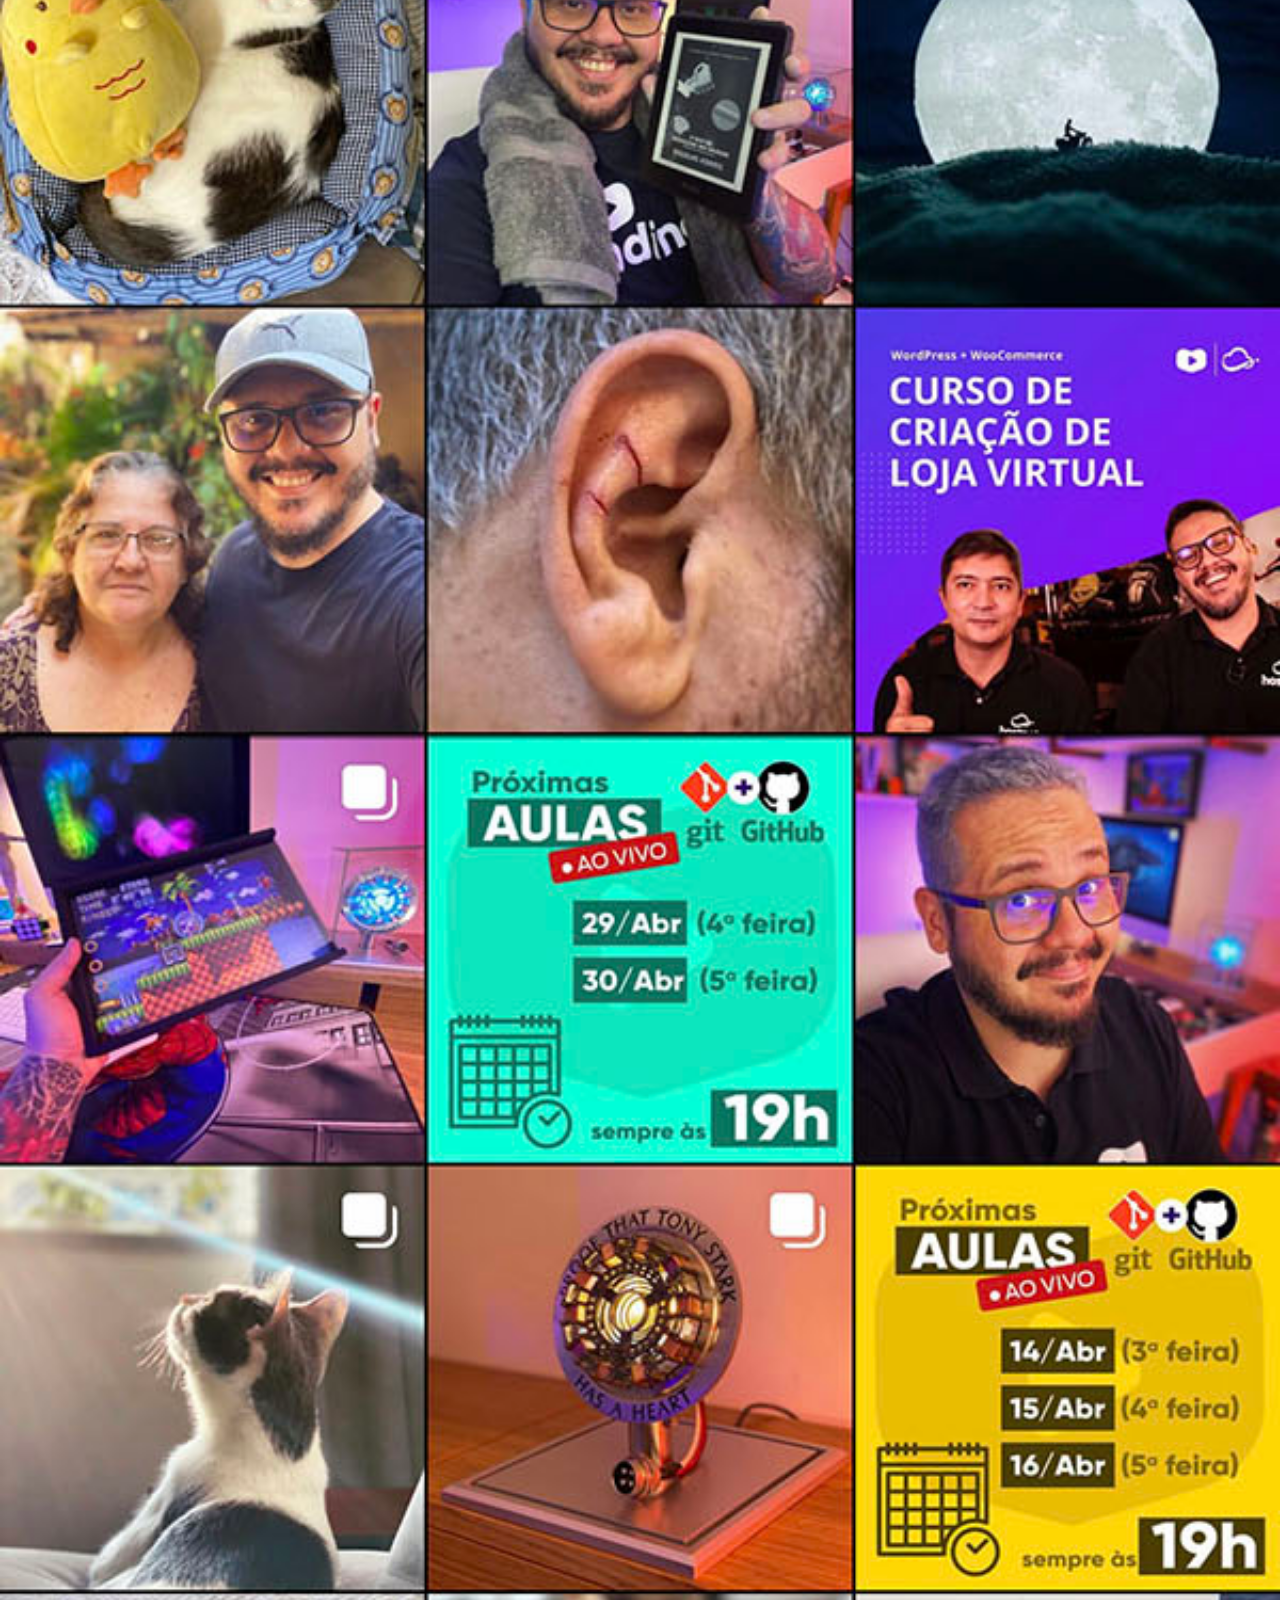
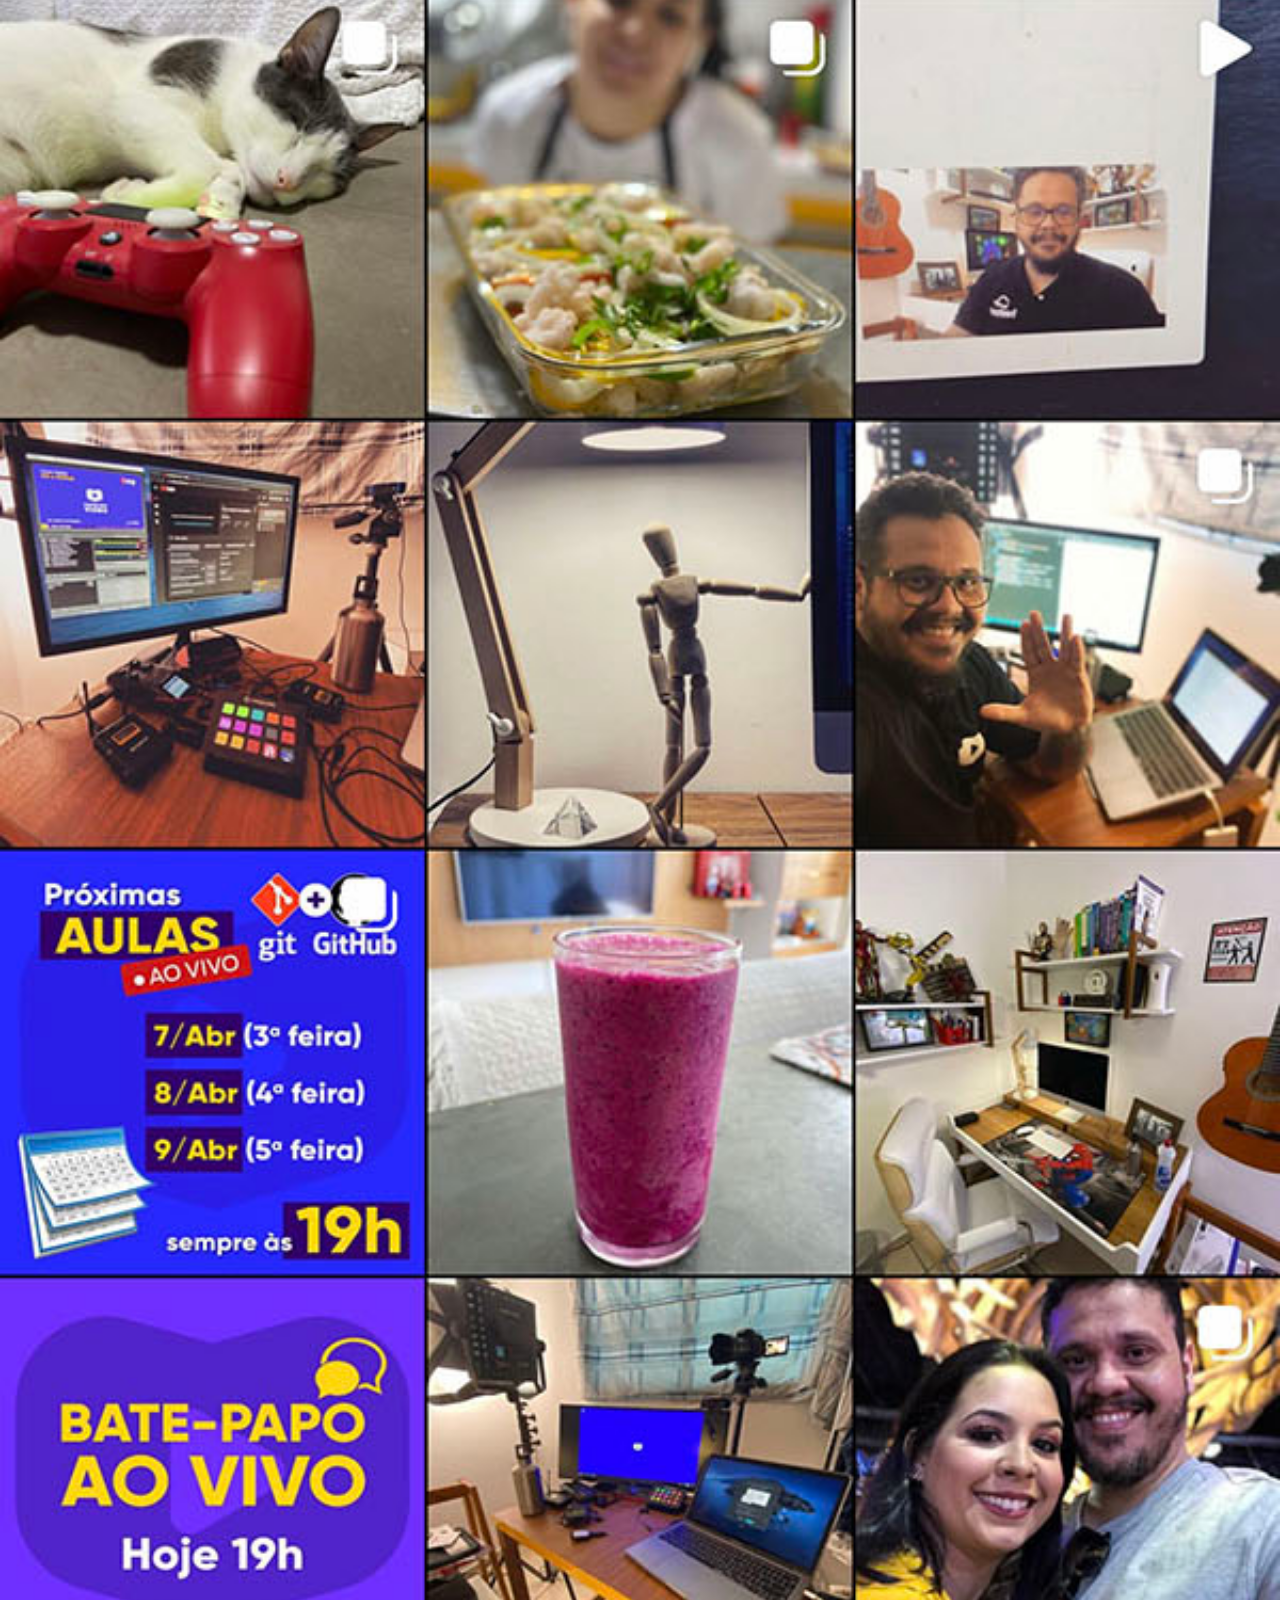
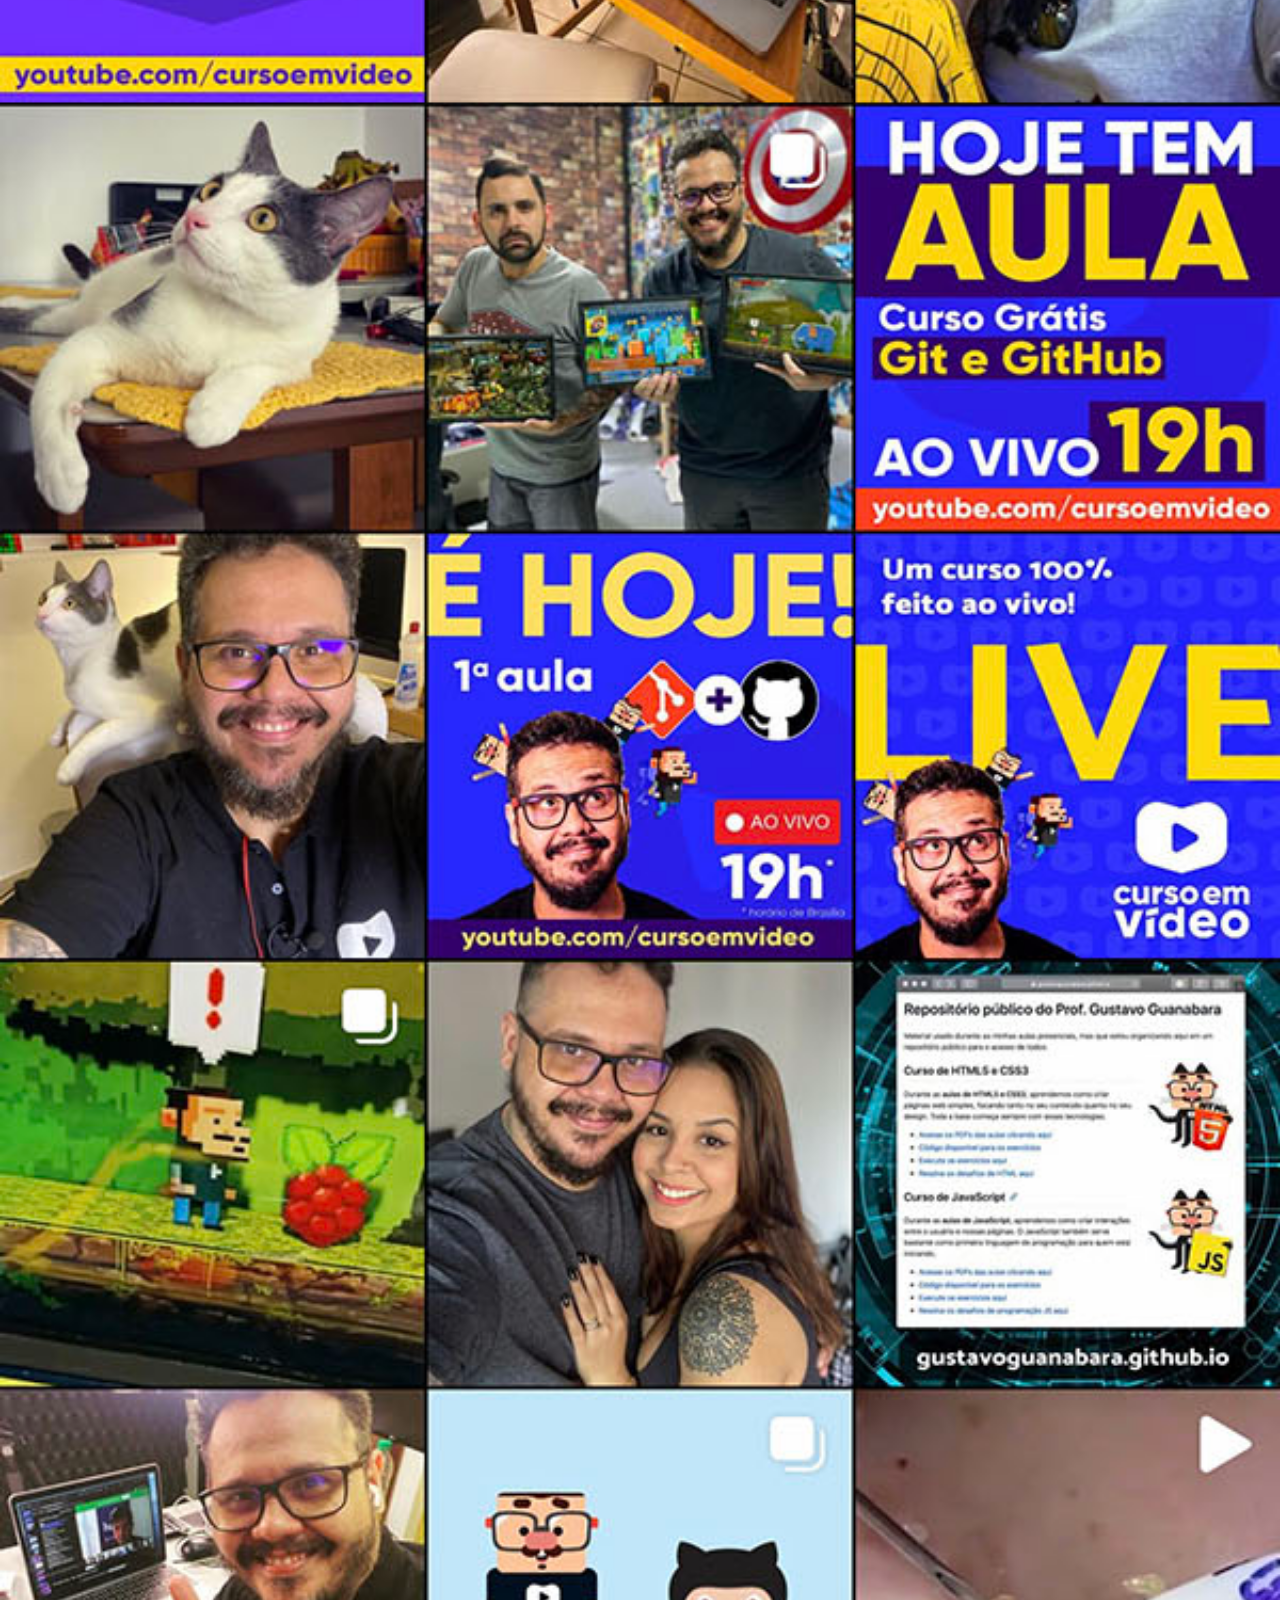
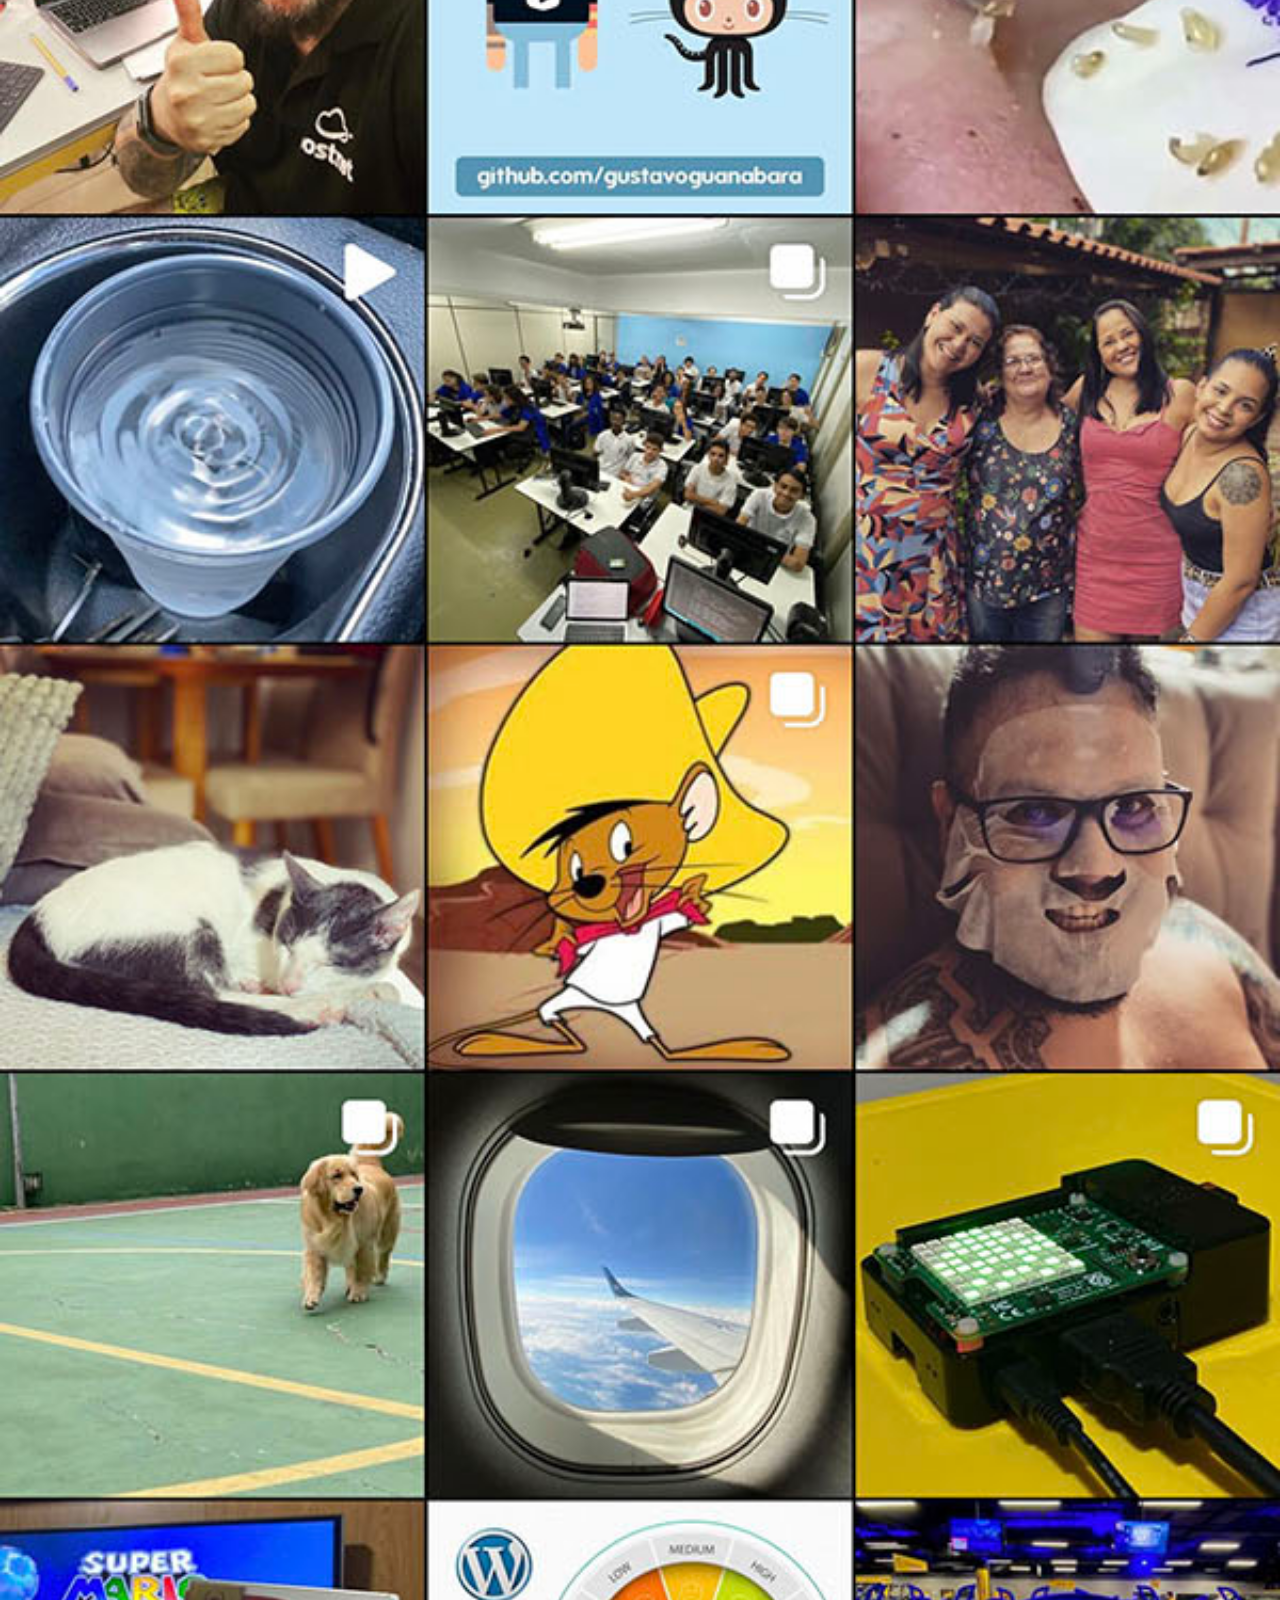
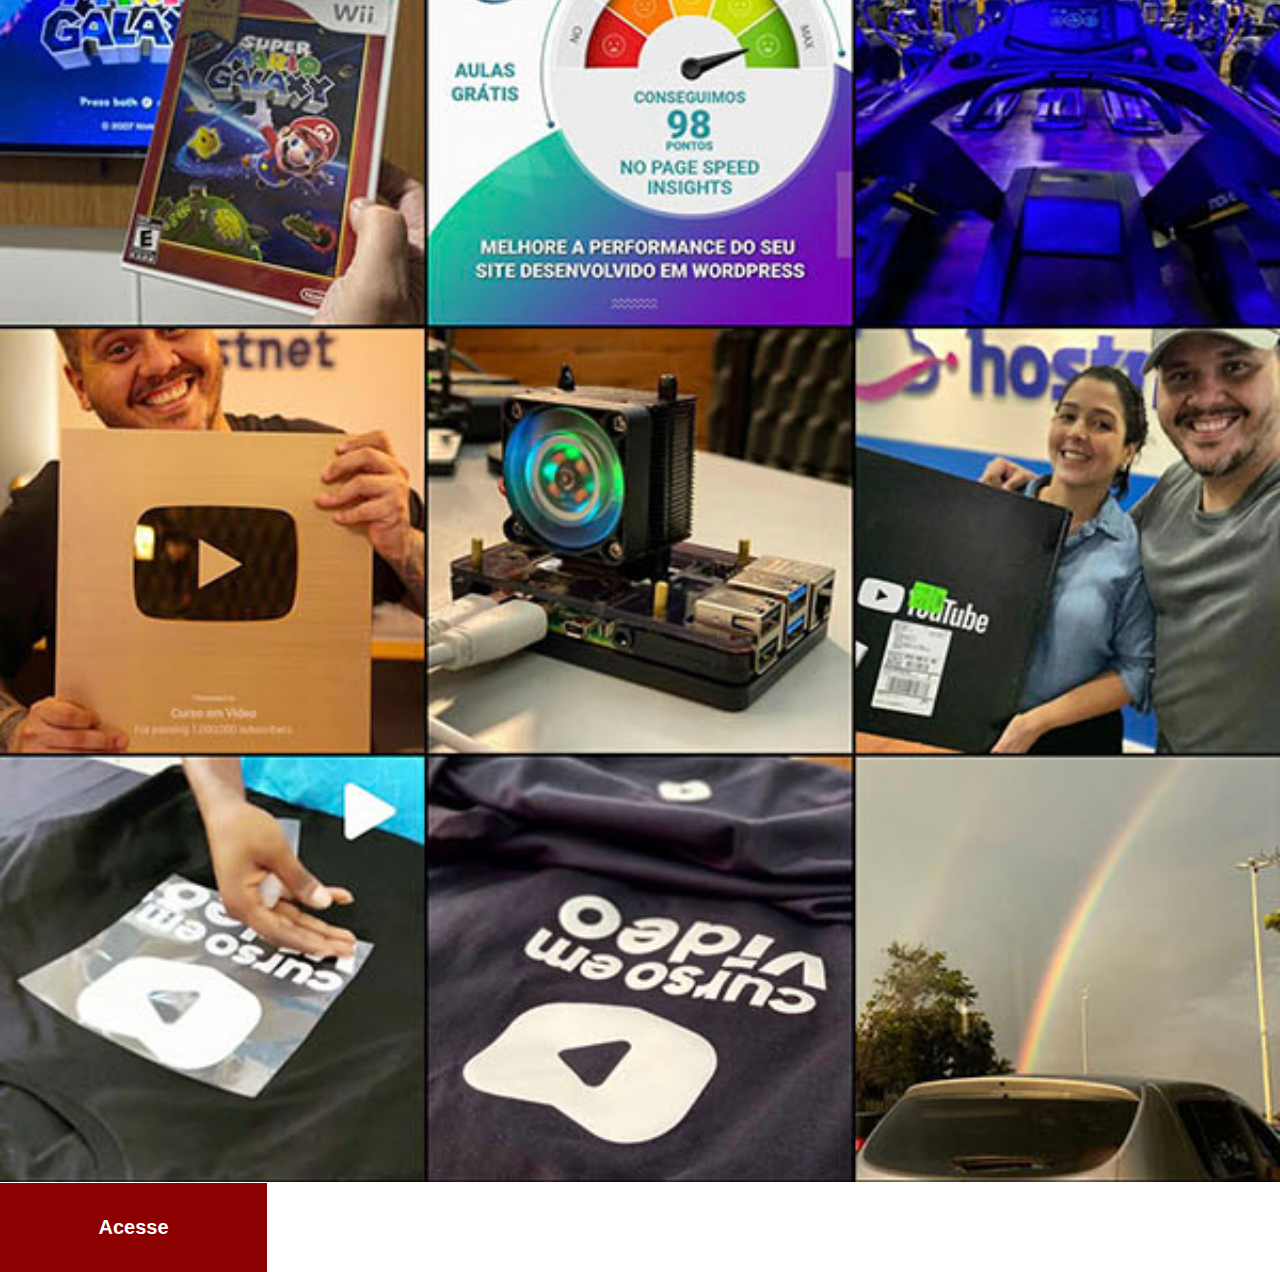
<file: paginas/instagram.html>
<!DOCTYPE html>
<html lang="pt-br">
<head>
    <meta charset="UTF-8">
    <meta http-equiv="X-UA-Compatible" content="IE=edge">
    <meta name="viewport" content="width=device-width, initial-scale=1.0">
    <link rel="stylesheet" href="../estilos/paginas.css">
    <title>Facebook</title>
</head>
<body>
    <img src="../imagens/tela-instagram.jpg" alt="instagram">
    <a href="https://instagram.com/gustavoguanabara" target="_blank">Acesse</a>
</body>
</html>
</file>
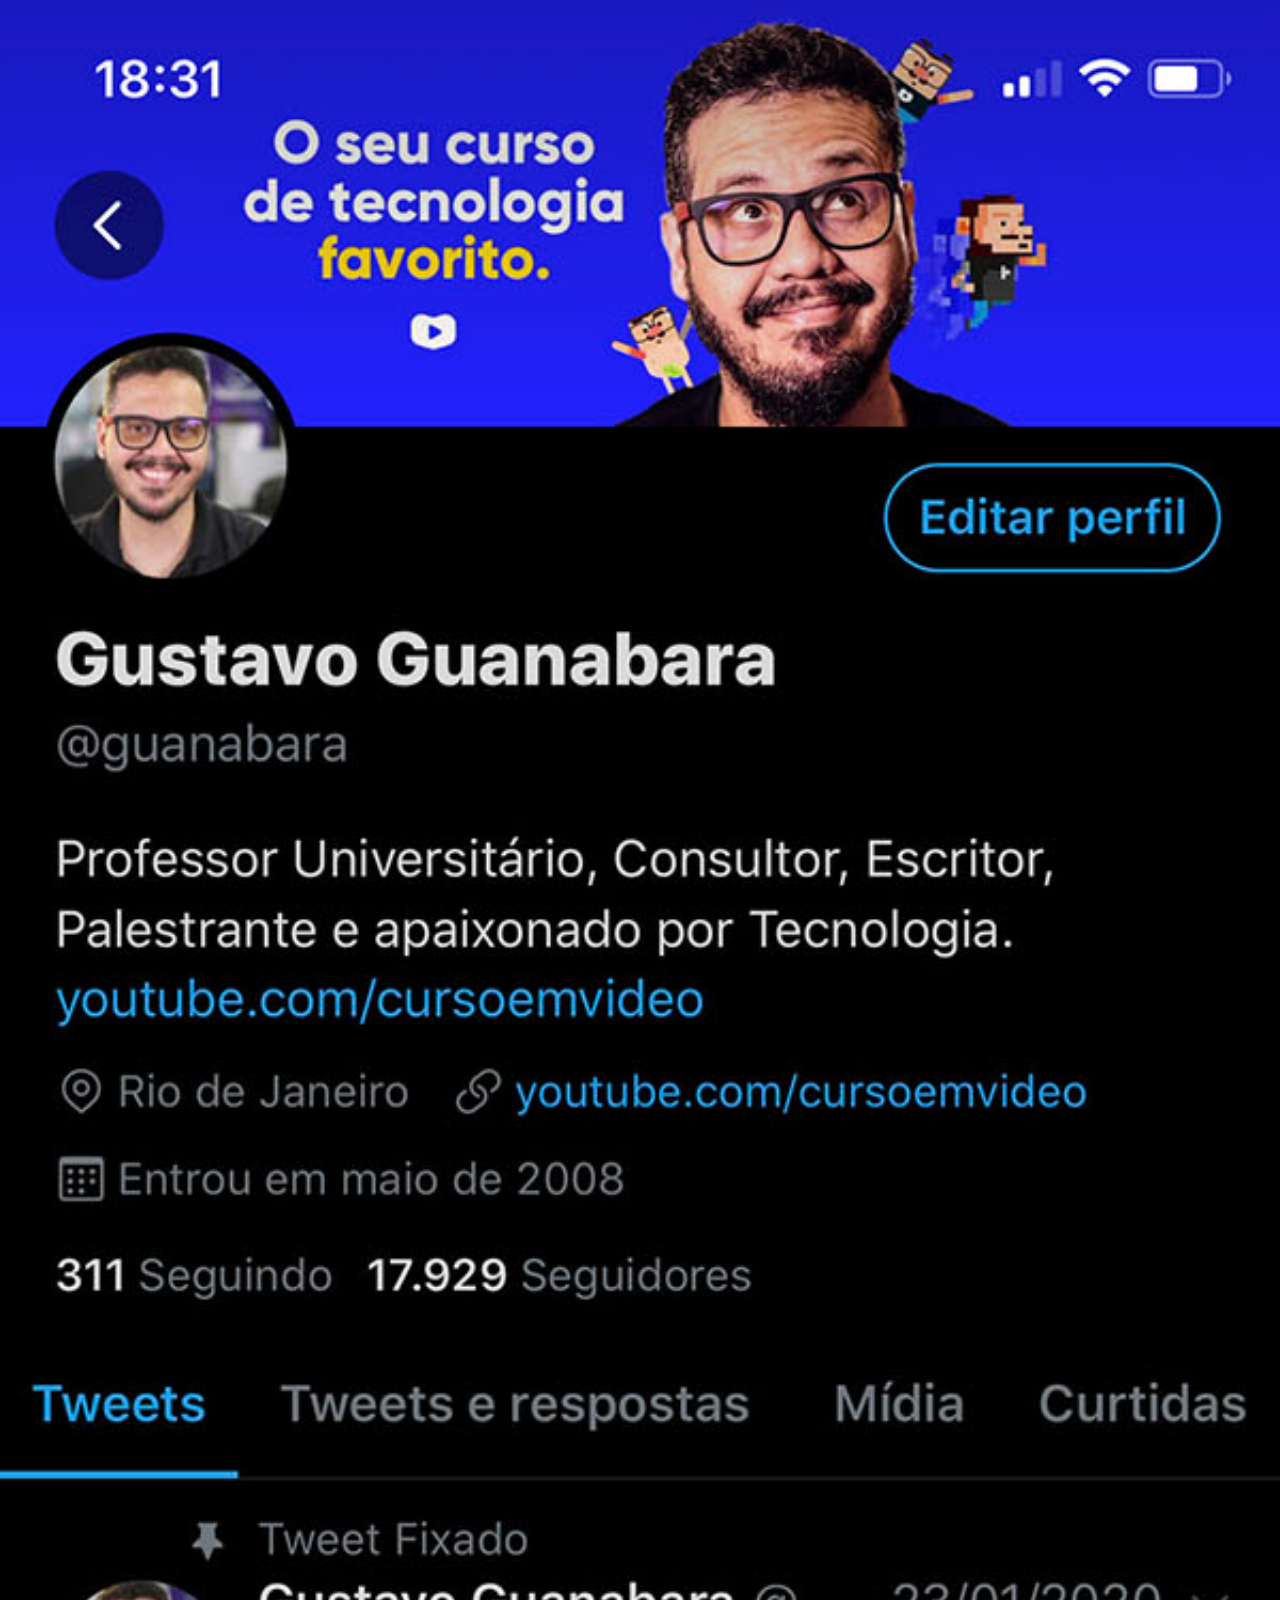
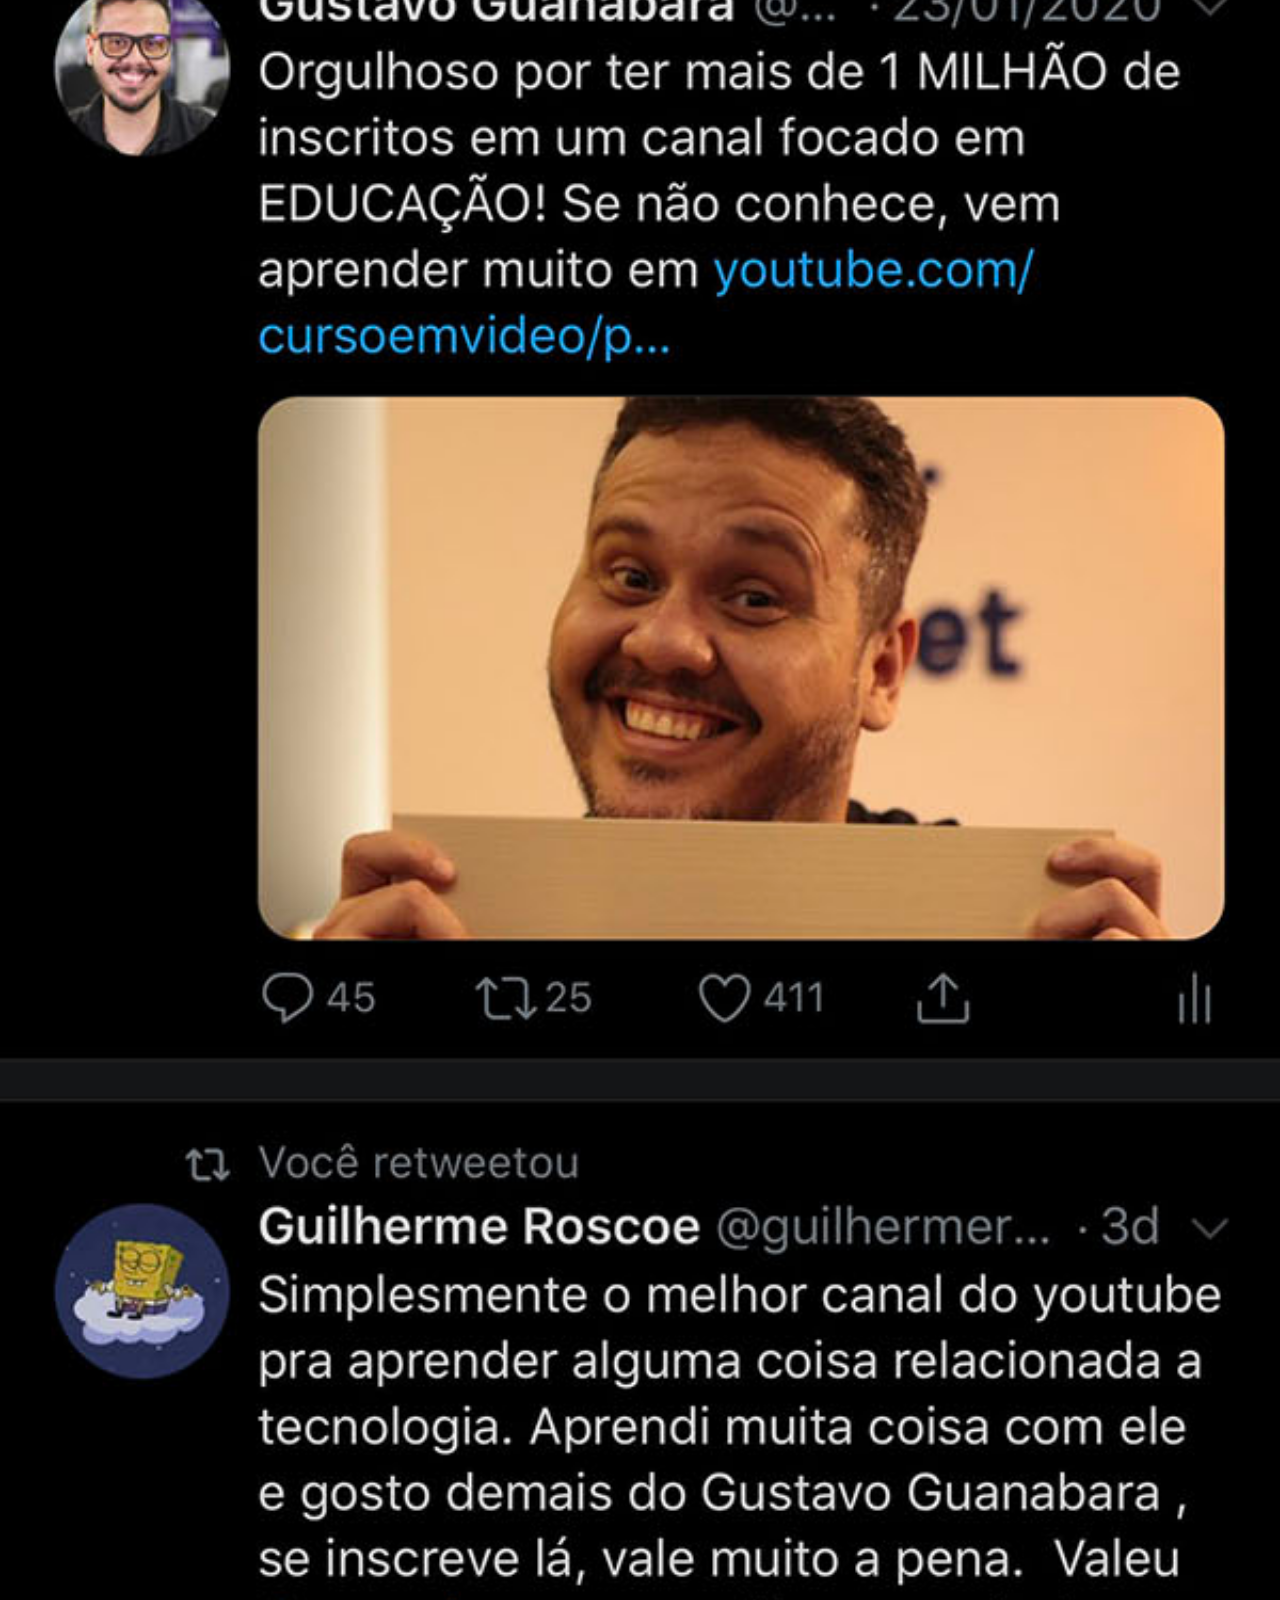
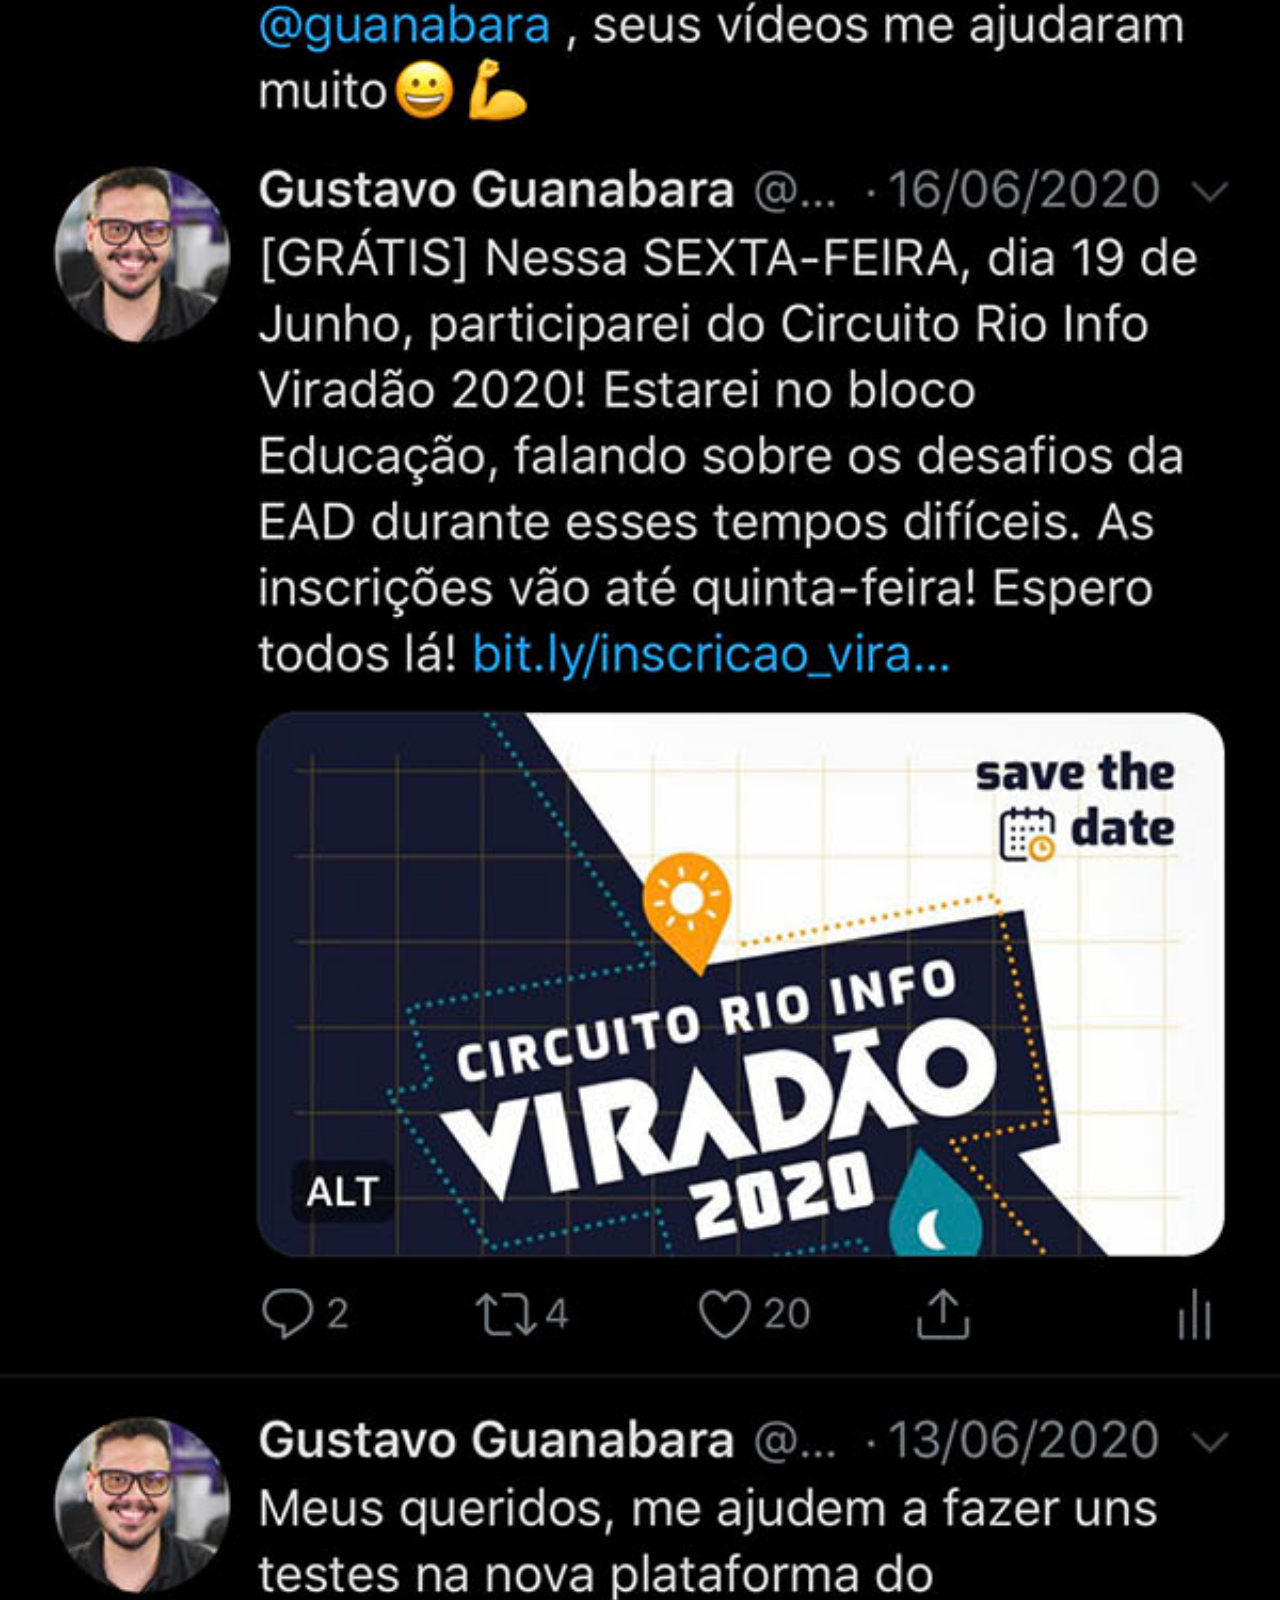
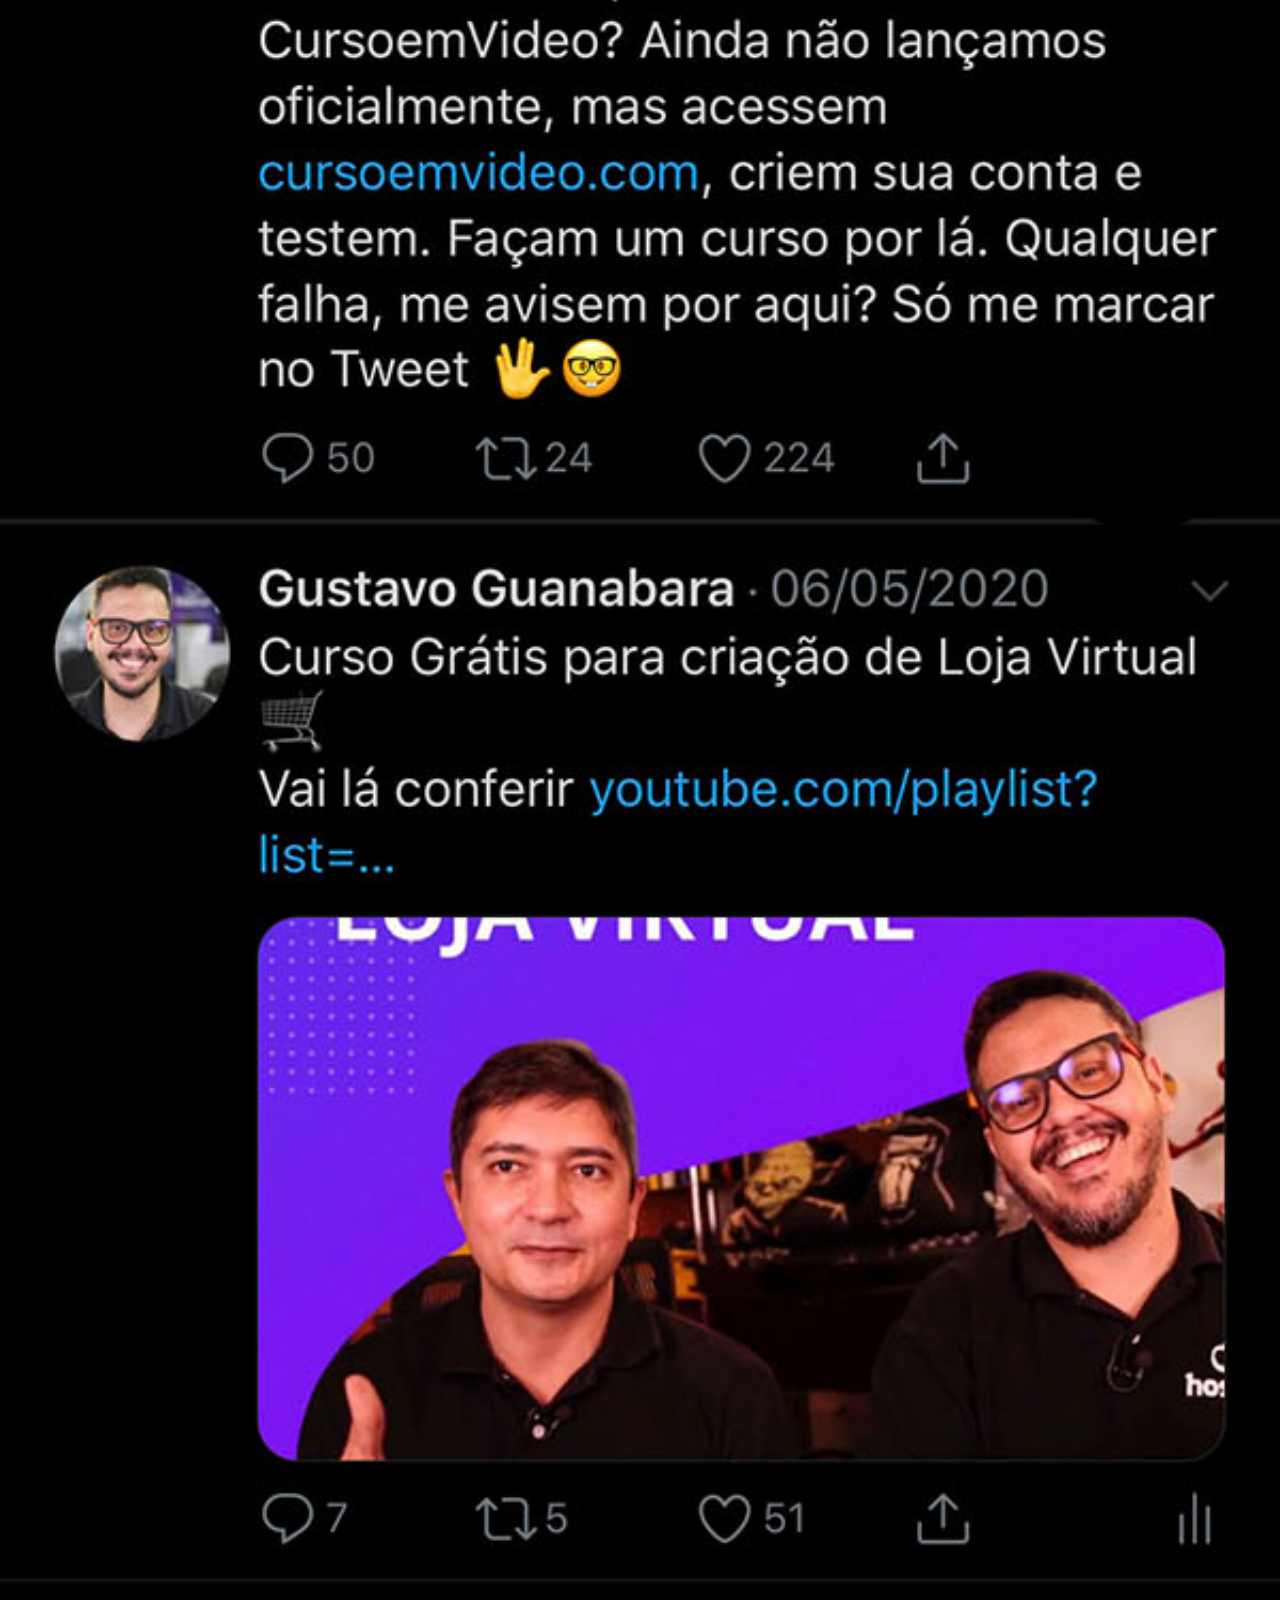
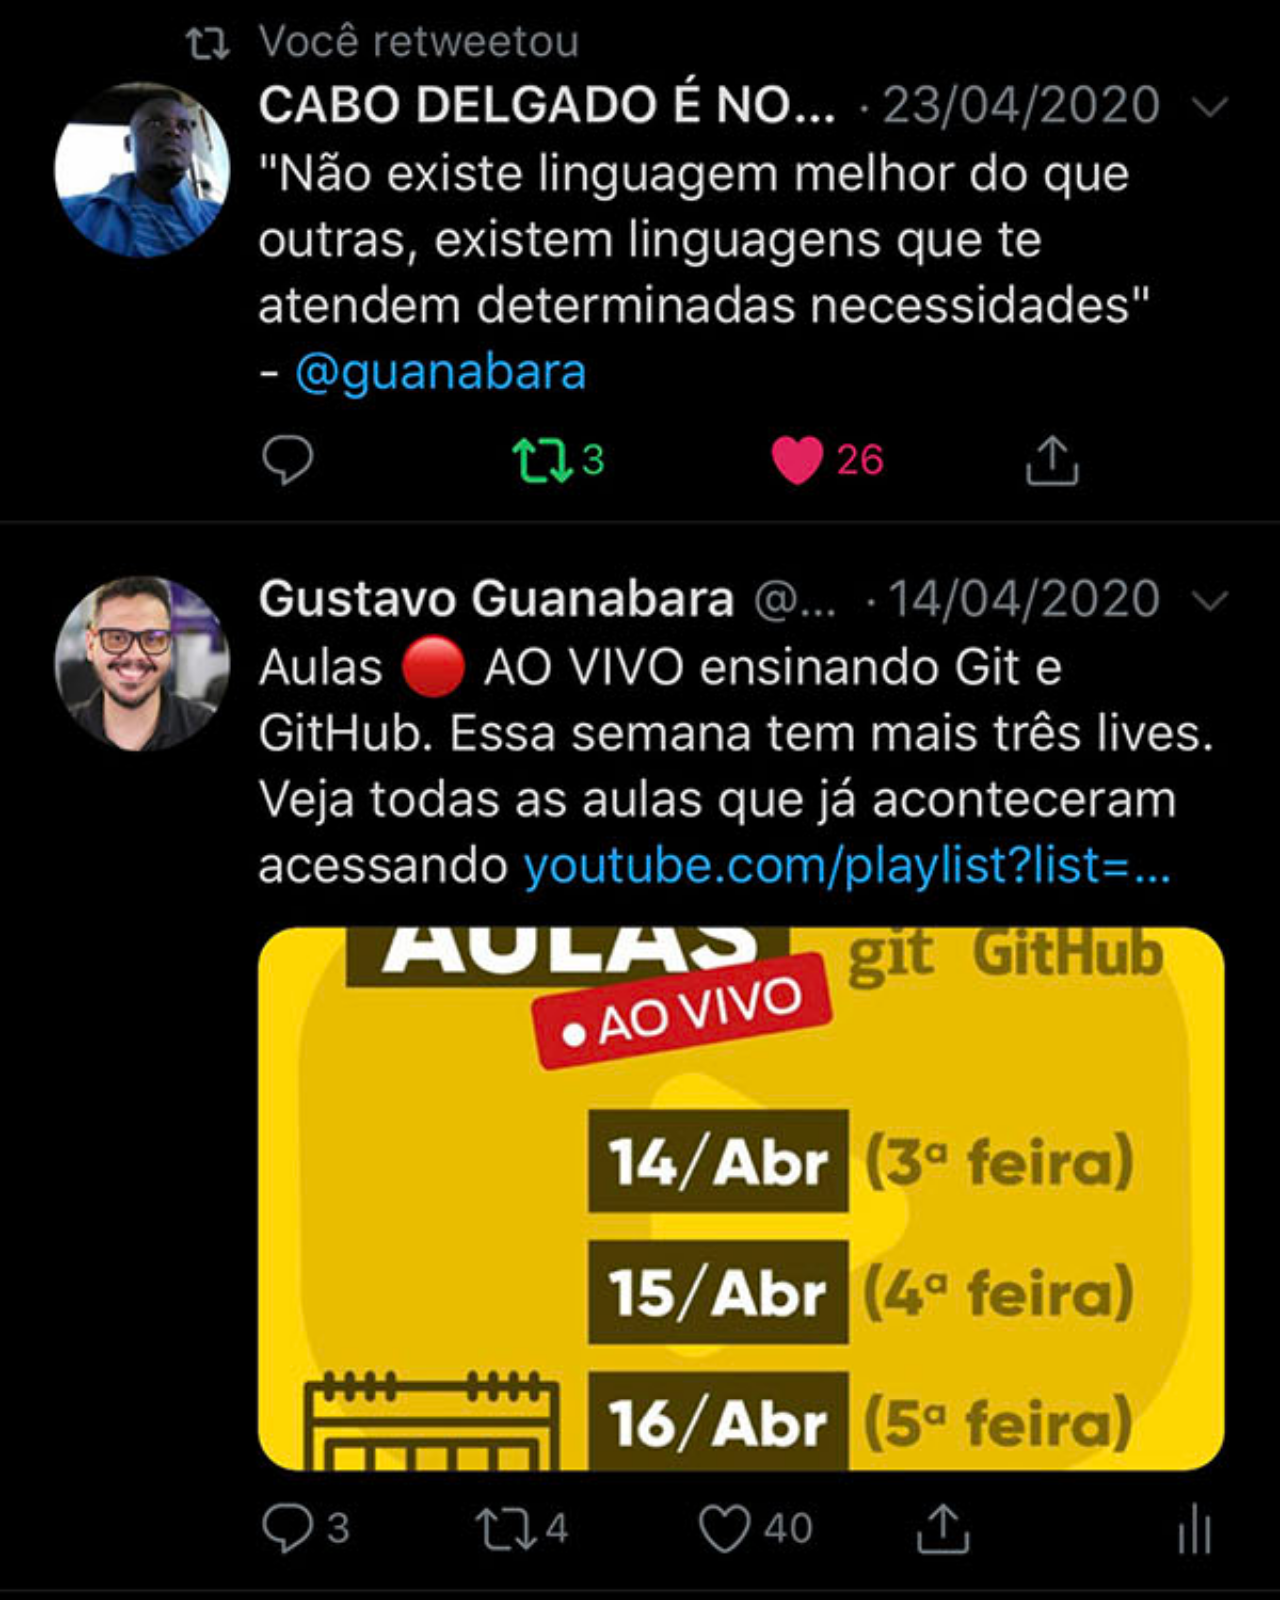
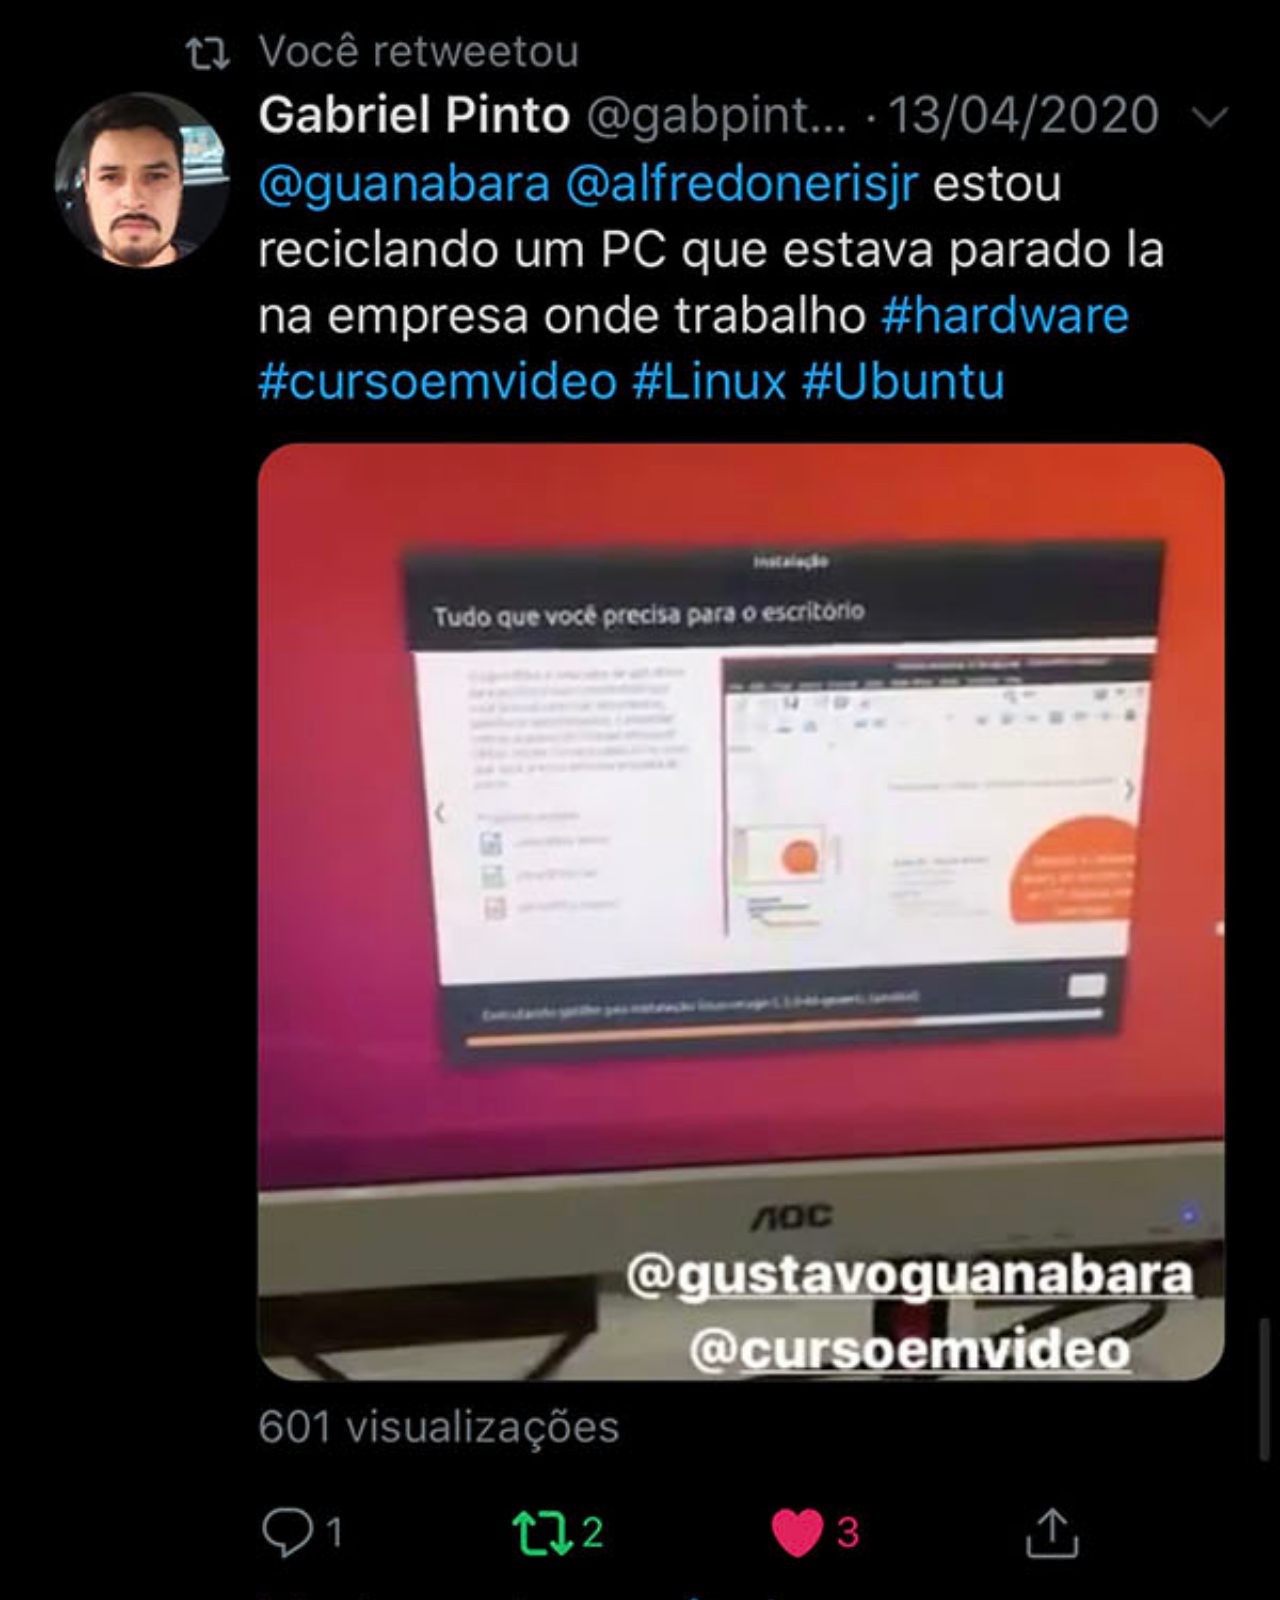
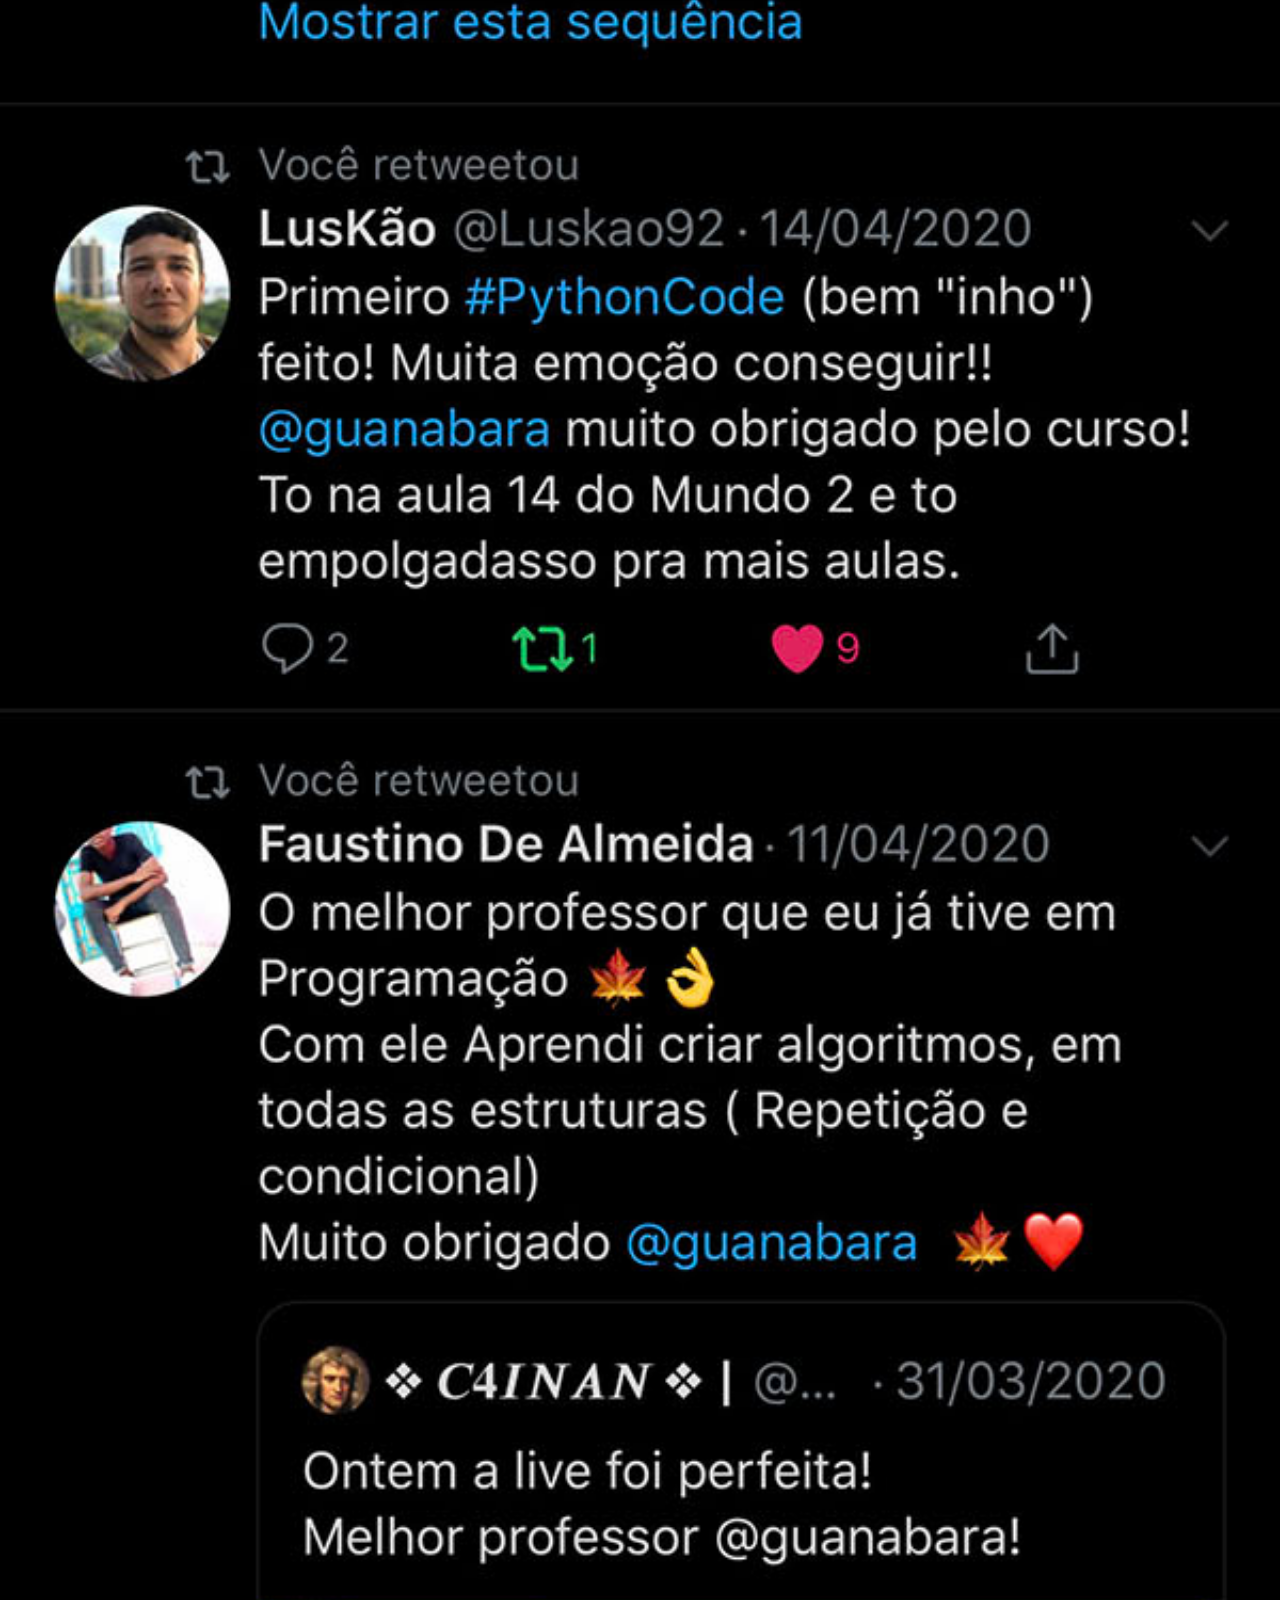
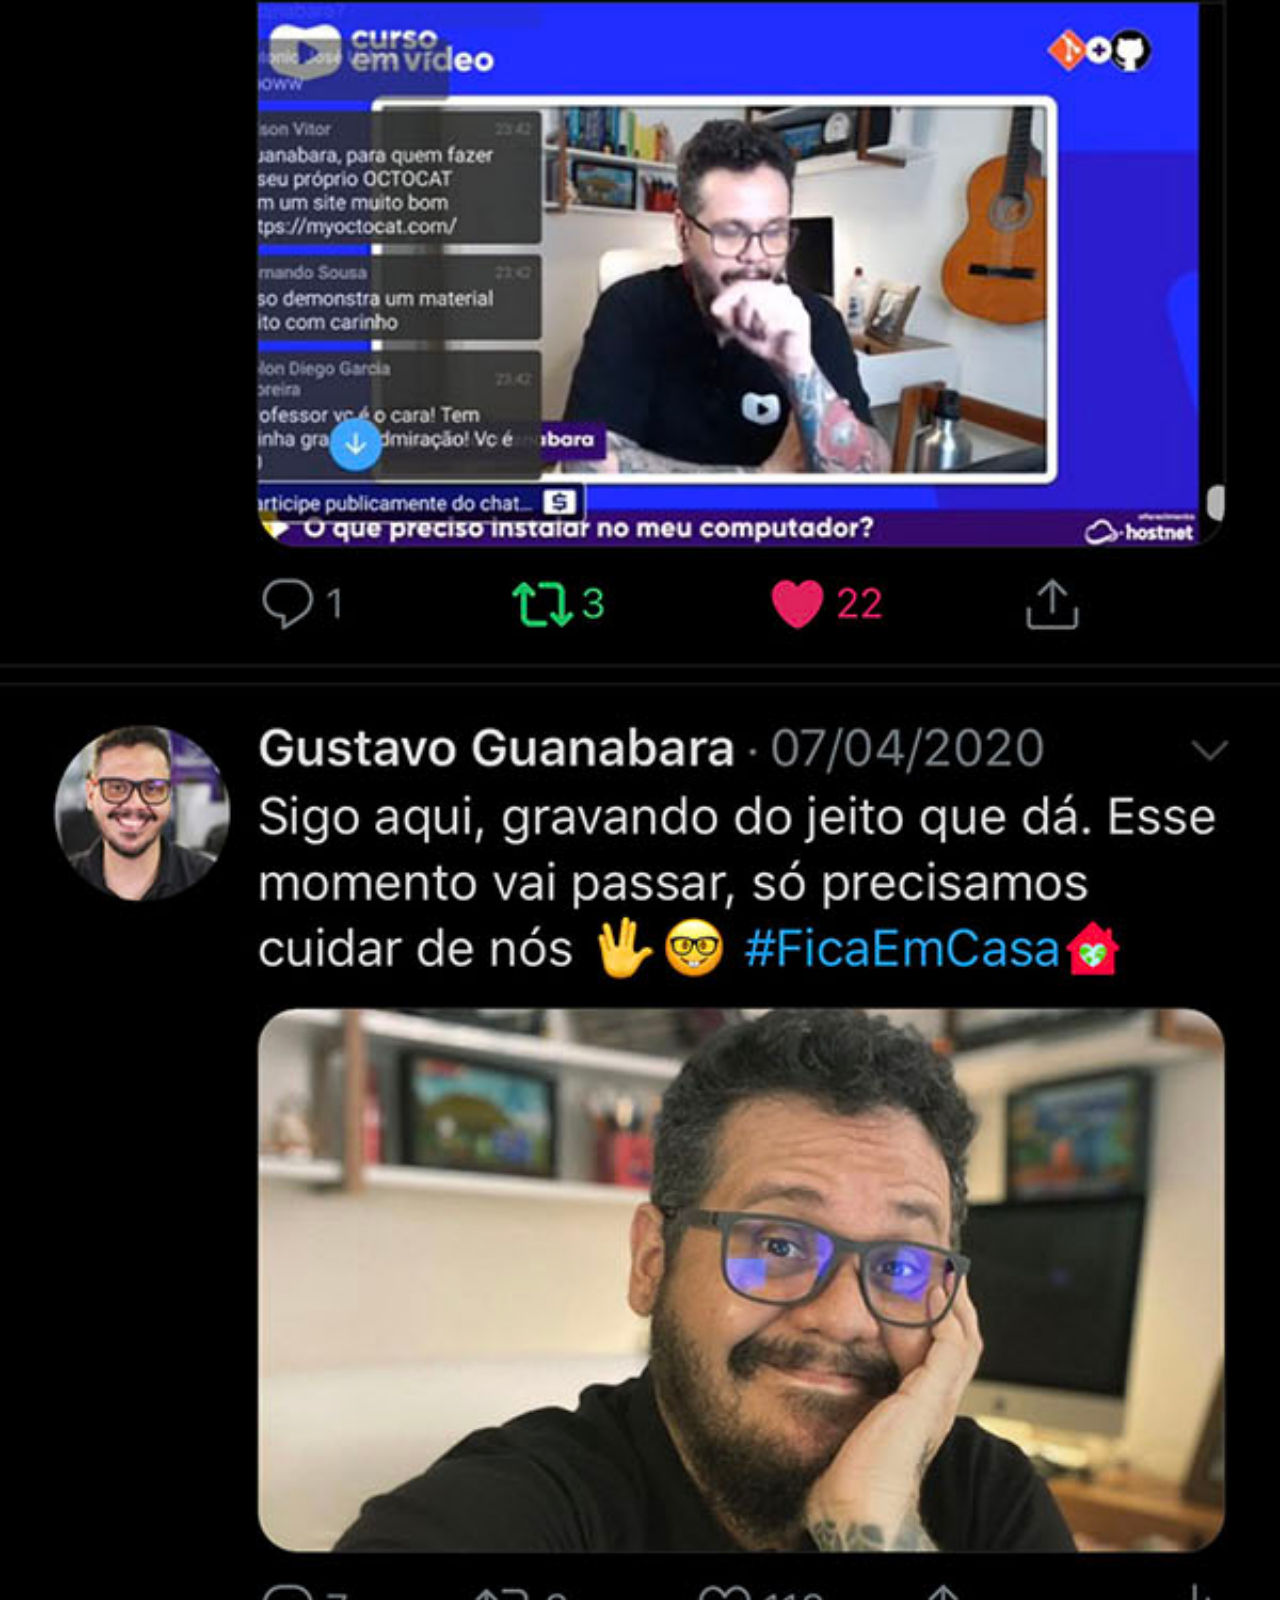
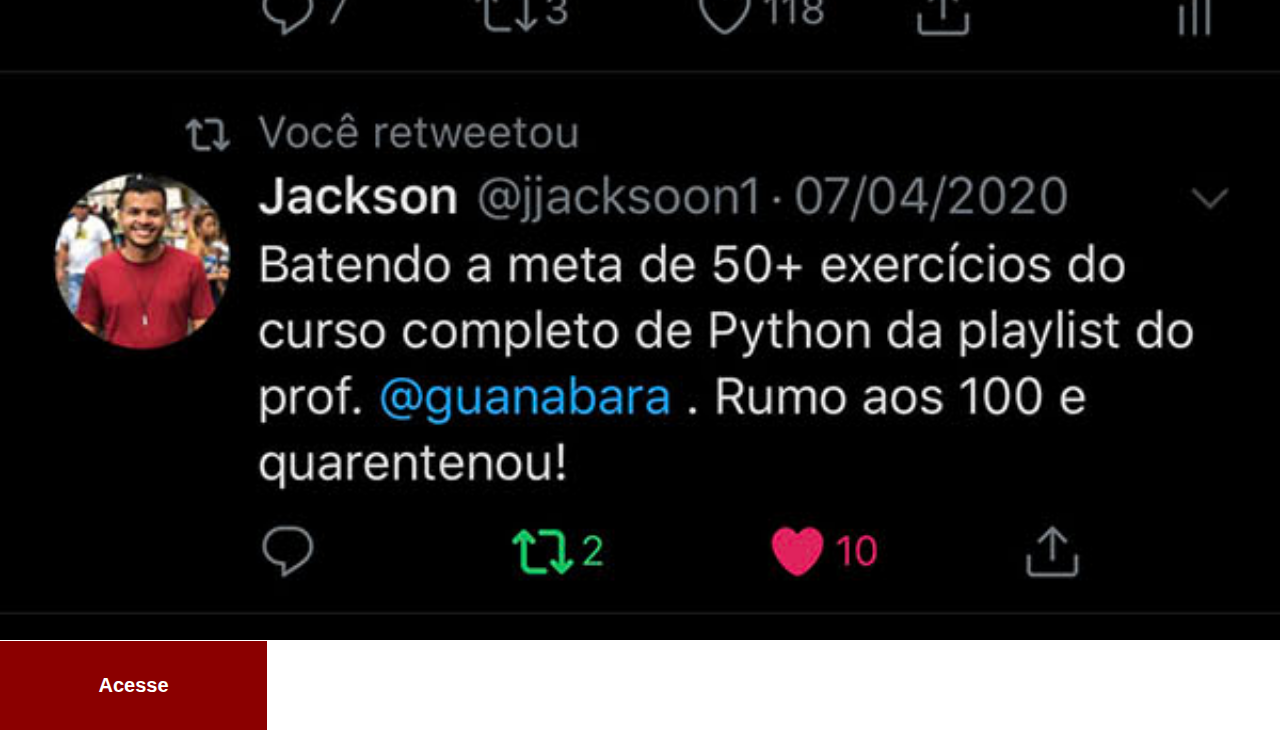
<file: paginas/twitter.html>
<!DOCTYPE html>
<html lang="pt-br">
<head>
    <meta charset="UTF-8">
    <meta http-equiv="X-UA-Compatible" content="IE=edge">
    <meta name="viewport" content="width=device-width, initial-scale=1.0">
    <link rel="stylesheet" href="../estilos/paginas.css">
    <title>Facebook</title>
</head>
<body>
    <img src="../imagens/tela-twitter.jpg" alt="twitter">
    <a href="https://twitter.com/gustavoguanabara" target="_blank">Acesse</a>
</body>
</html>
</file>
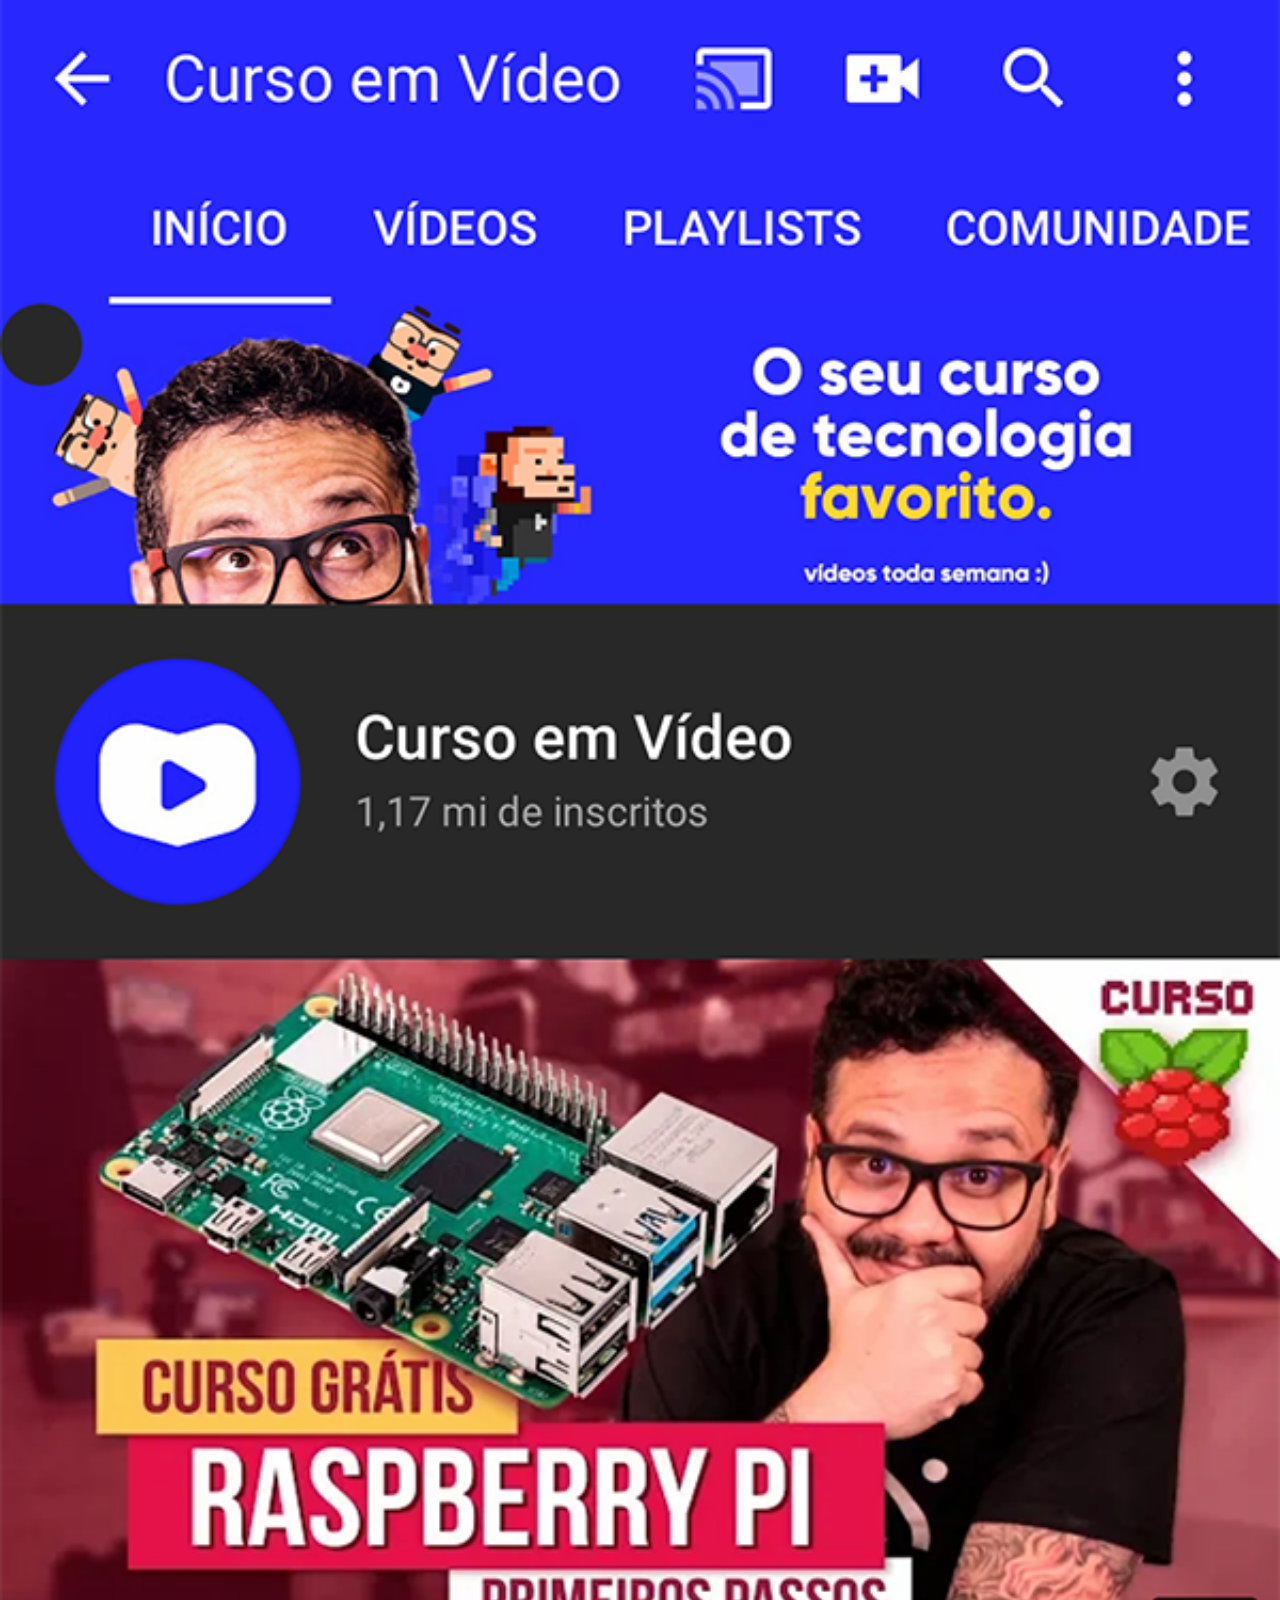
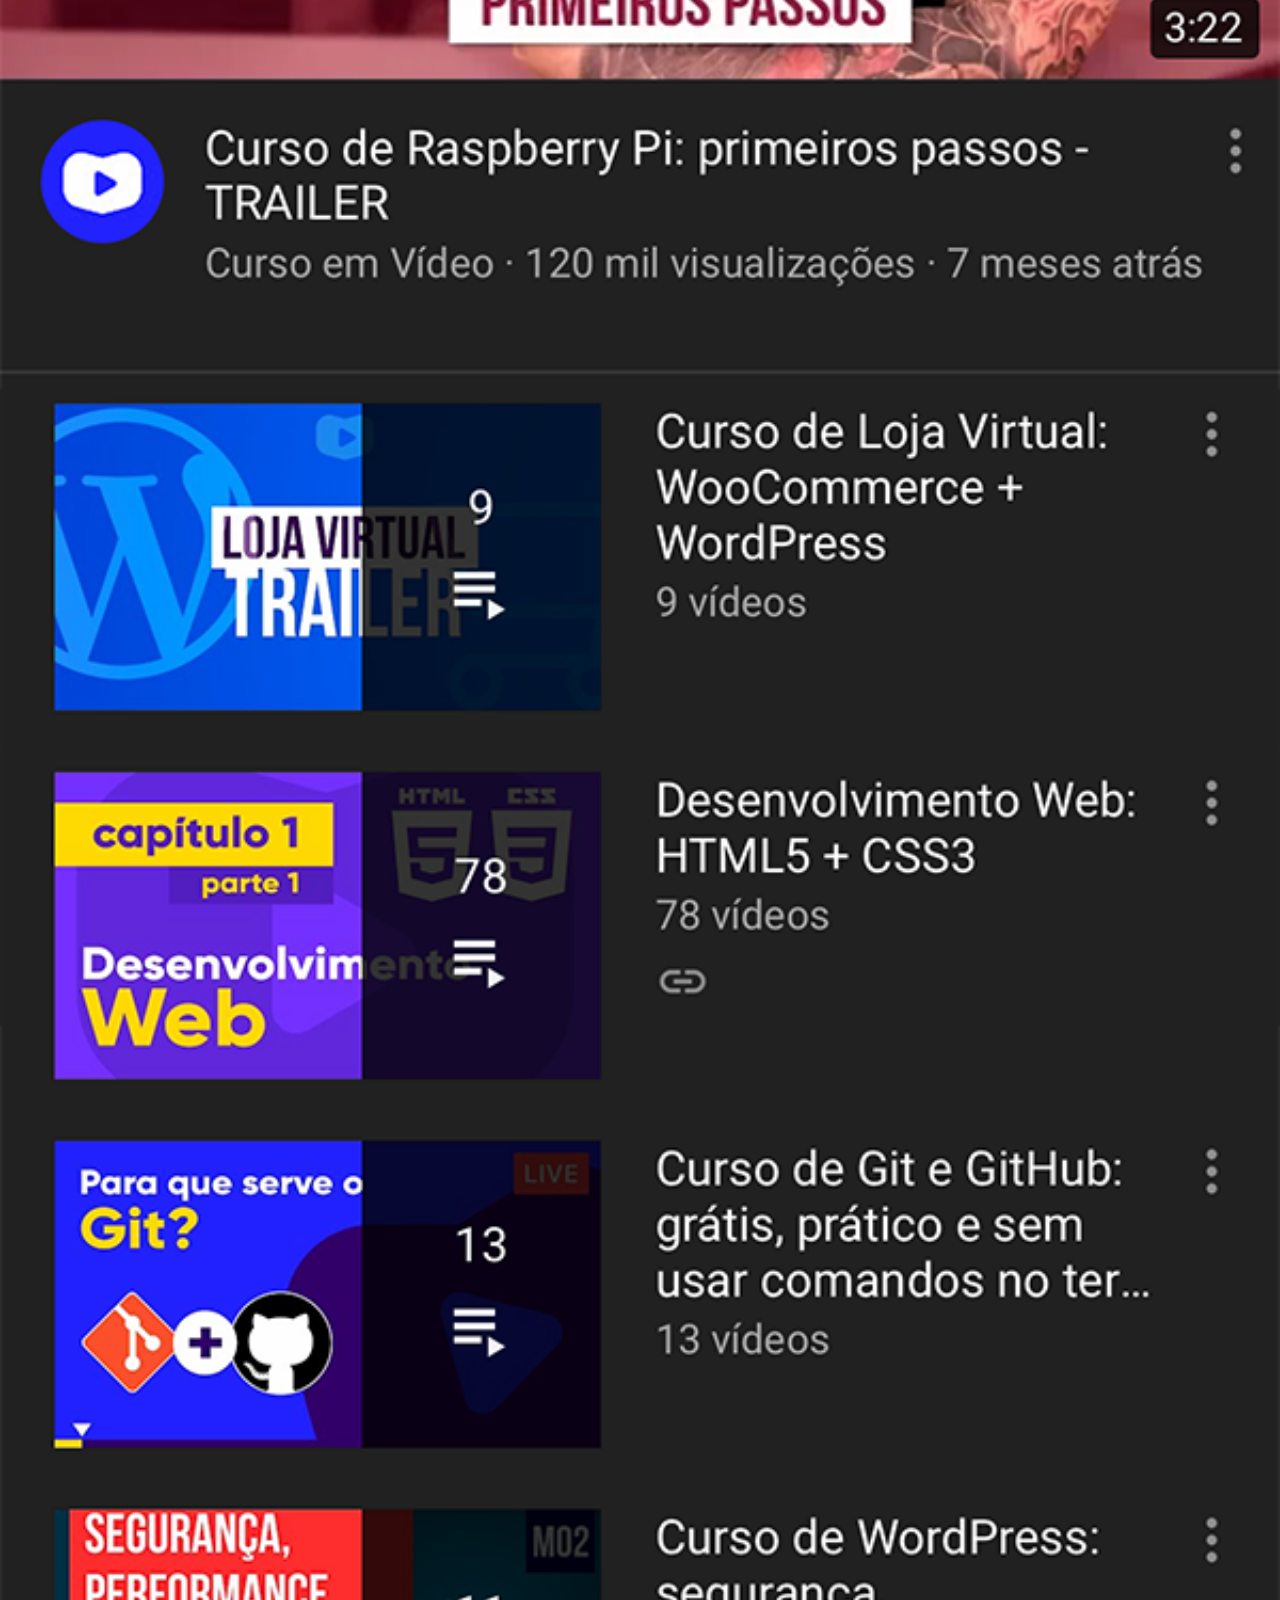
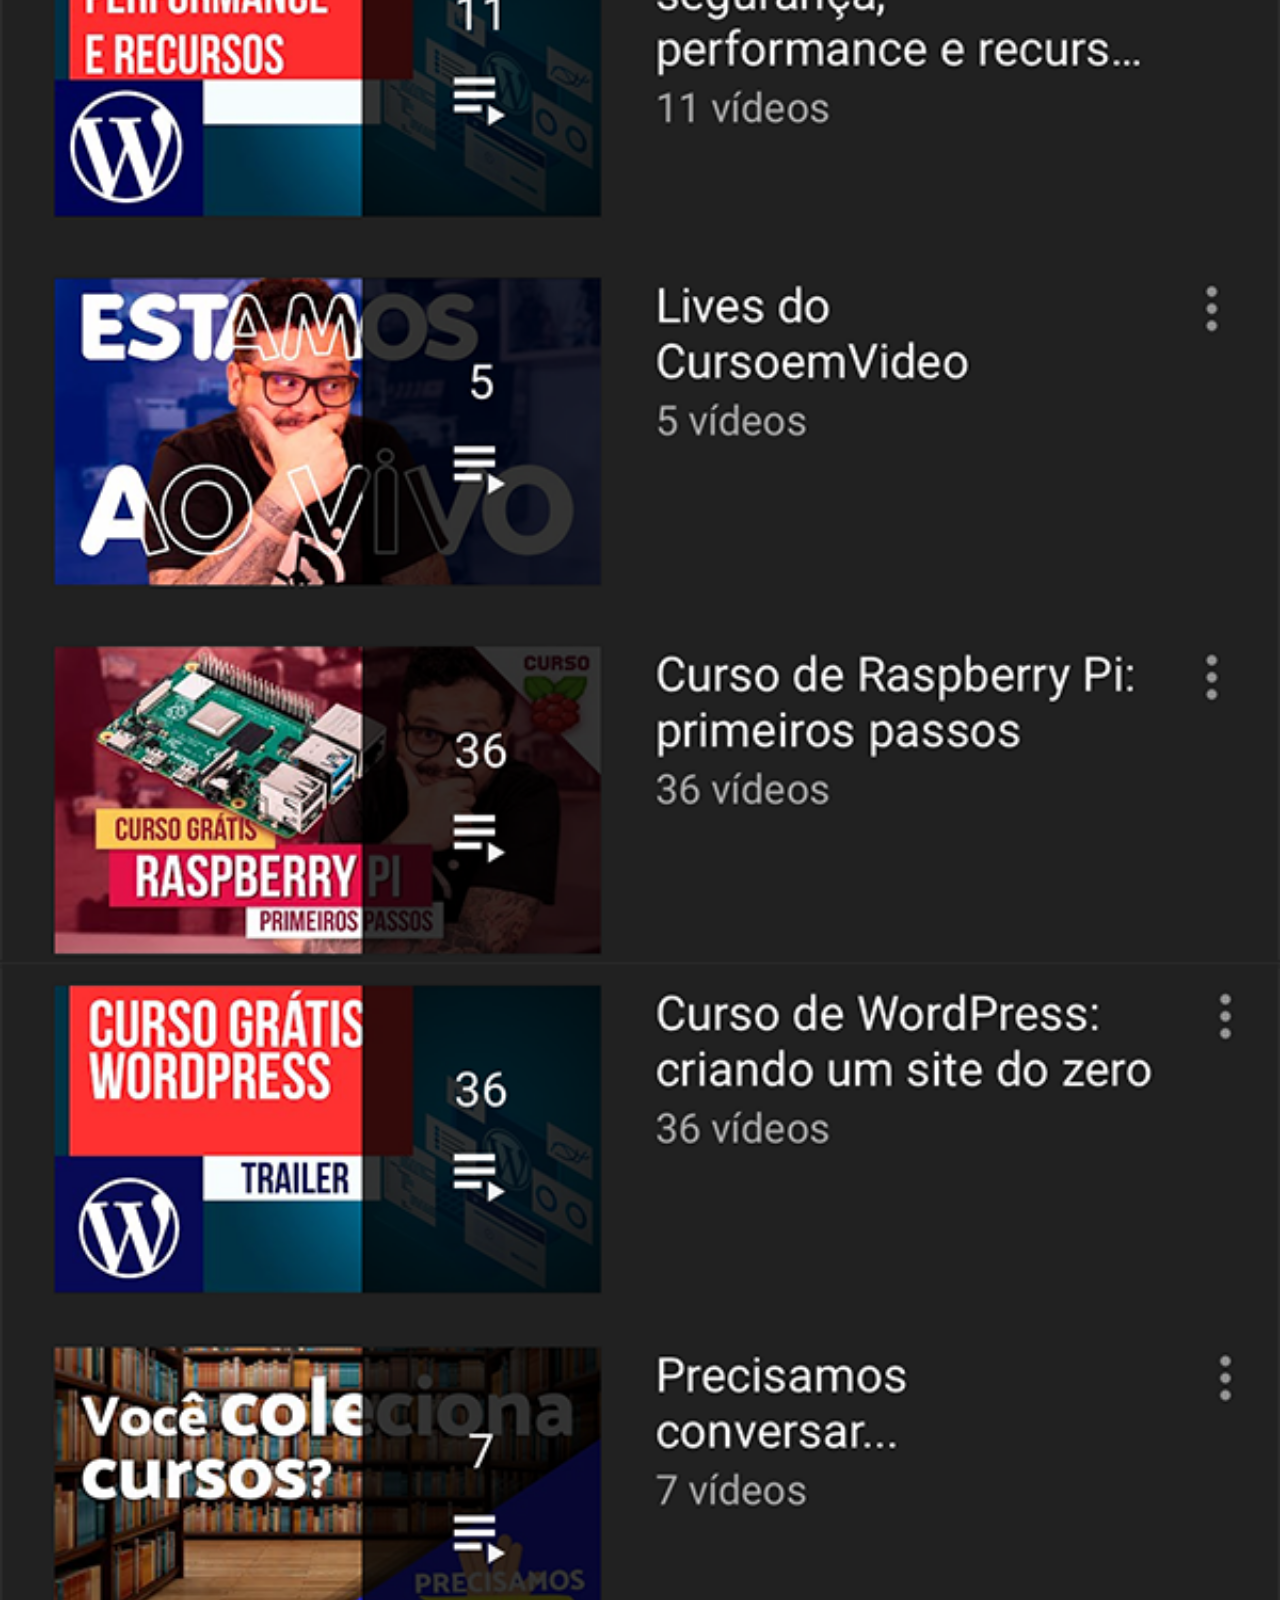
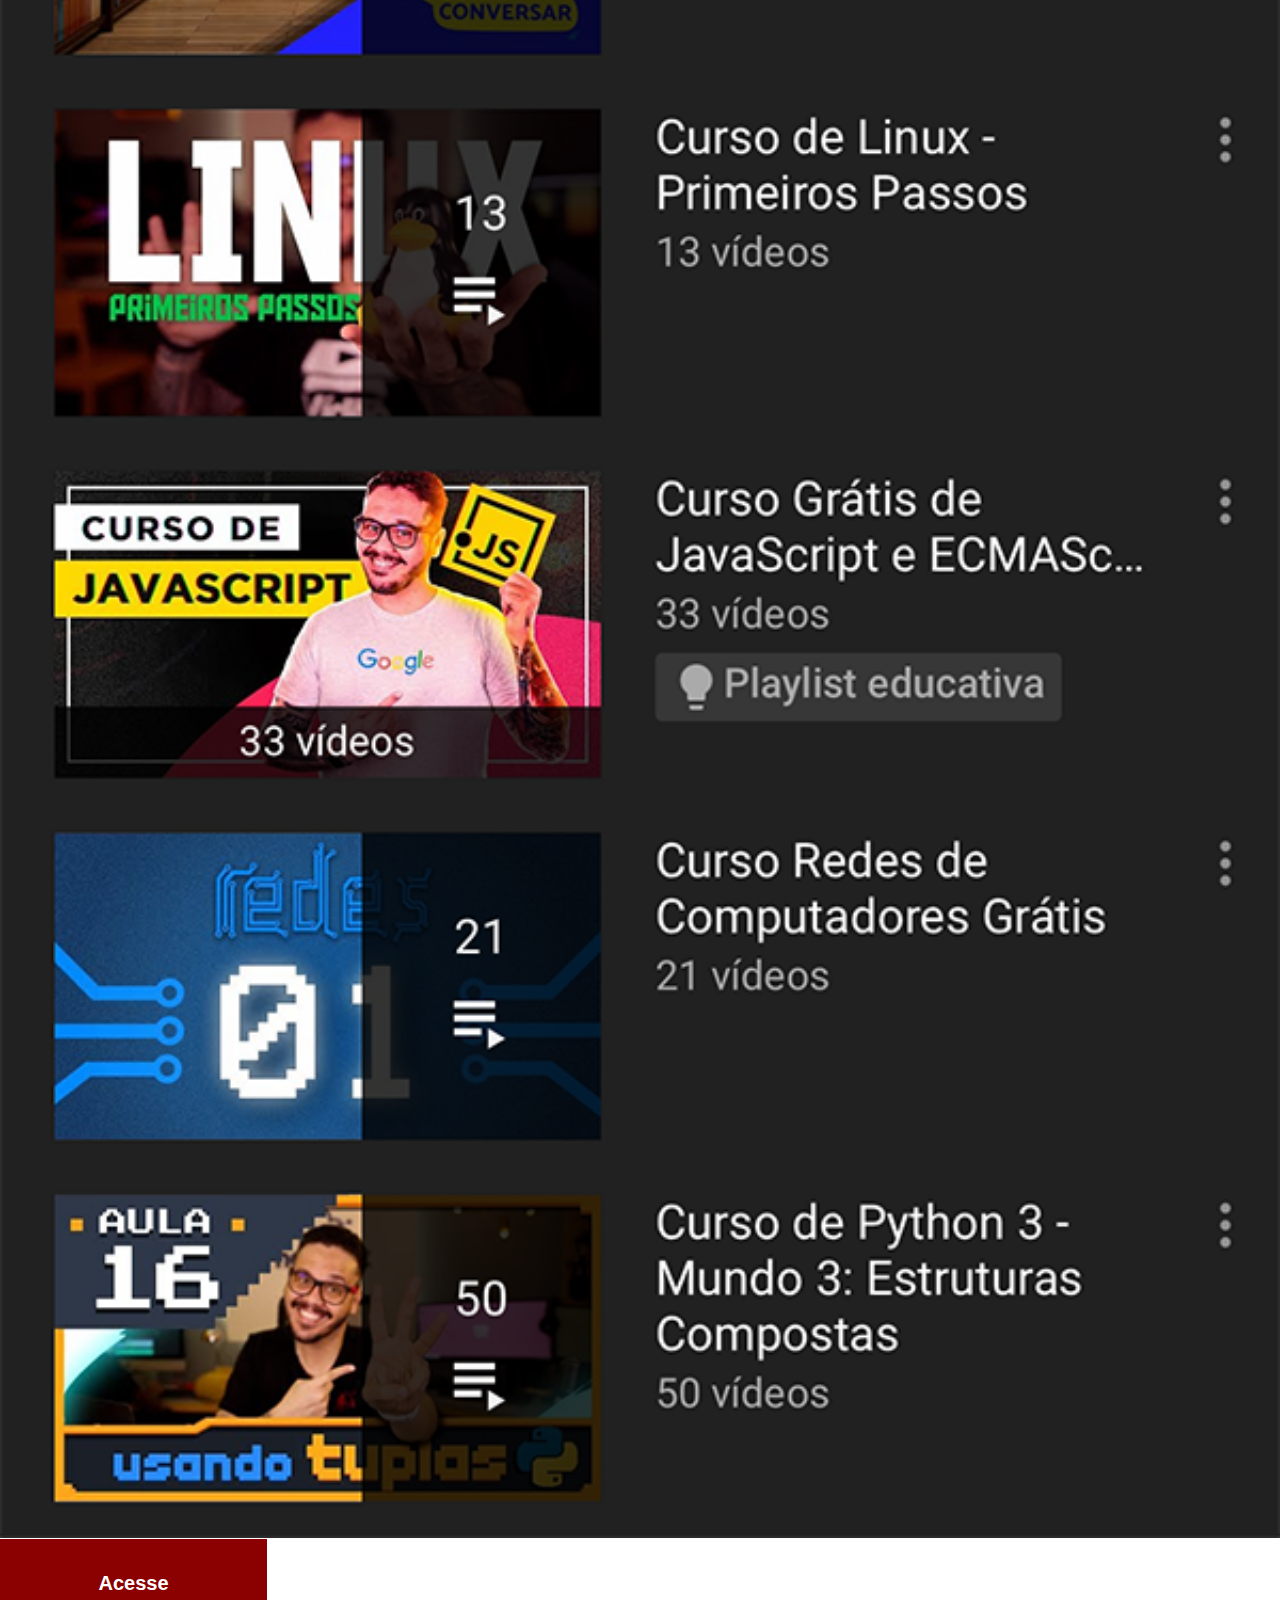
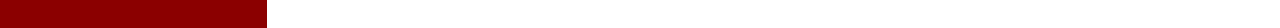
<file: paginas/youtube.html>
<!DOCTYPE html>
<html lang="pt-br">
<head>
    <meta charset="UTF-8">
    <meta http-equiv="X-UA-Compatible" content="IE=edge">
    <meta name="viewport" content="width=device-width, initial-scale=1.0">
    <link rel="stylesheet" href="../estilos/paginas.css">
    <title>Facebook</title>
</head>
<body>
    <img src="../imagens/tela-youtube.png" alt="youtube">
    <a href="https://youtube.com/gustavoguanabara" target="_blank">Acesse</a>
</body>
</html>
</file>
<file: estilos/style.css>
@charset "utf-8";

* {
    margin: 0px;
    padding: 0px;
    font-family: Arial, Helvetica, sans-serif;
}

html, body {
    height: 100vh;
    width: 100vw;
    /*background-color: black;*/
}

body {
    background: url('../imagens/fundo-madeira.jpg') no-repeat top center fixed;
    background-size: cover;
}

main {
    position: relative;
    height: 100vh;
}

section#telefone {
    position: absolute;
    top: 50%;
    left: 50%;
    
    height: 627px;
    width: 311px;
    transform: translate(-50%, -50%);
    background: url('../imagens/frame-iphone.png') no-repeat;
}

div#tecla-home {
    position: absolute;
    border-radius: 50%;
    width: 44px;
    height: 44px;
    bottom: 18px;
    right: 130px;
}

div#tecla-home:active {
    border: 2px solid black;
    box-shadow: 2px 2px 5px rgba(0, 0, 0, 0.445);
}

iframe#tela {
    position: relative;
    top: 80.2px;
    left: 22px;

    width: 267px;
    height: 470px;
}

section#redes-sociais {
    text-align: right;
}

section#redes-sociais img {
    width: 50px;
    margin: 10px;
    border-radius: 50%;
    box-shadow: 2px 2px 5px rgba(0, 0, 0, 0.402);
    box-sizing: border-box;
}

section#redes-sociais img:hover {
    border: 2px solid white;
    transform: translate(-3px, -3px);
    transition: transform .5s, border .3s;

    box-shadow: 5px 5px 10px rgba(0, 0, 0, 0.608);
}

section#redes-sociais img:active {
    border: none;
    transform: translate(5px, 5px);
}
</file>
<file: estilos/paginas.css>
@charset "utf-8";

* {
    margin: 0px;
    padding: 0px;
}

body {
    font-family: Arial, Helvetica, sans-serif;
    /* height: 100vh; */
}

::-webkit-scrollbar {
    width: 0px;
    height: 0px;
}

img {
    width: 100vw;
    margin-bottom: -2px;
}

a {
    display: inline-block;
    width:201px;
    text-align: center;
    background-color: darkred;
    color: white;
    margin-top: -1px;
    padding: 33px;
    font-size: 20px;
    font-weight: bolder;
    text-decoration: none;
}

a:hover {
    text-decoration: underline;
    background-color: red;
}
</file>
